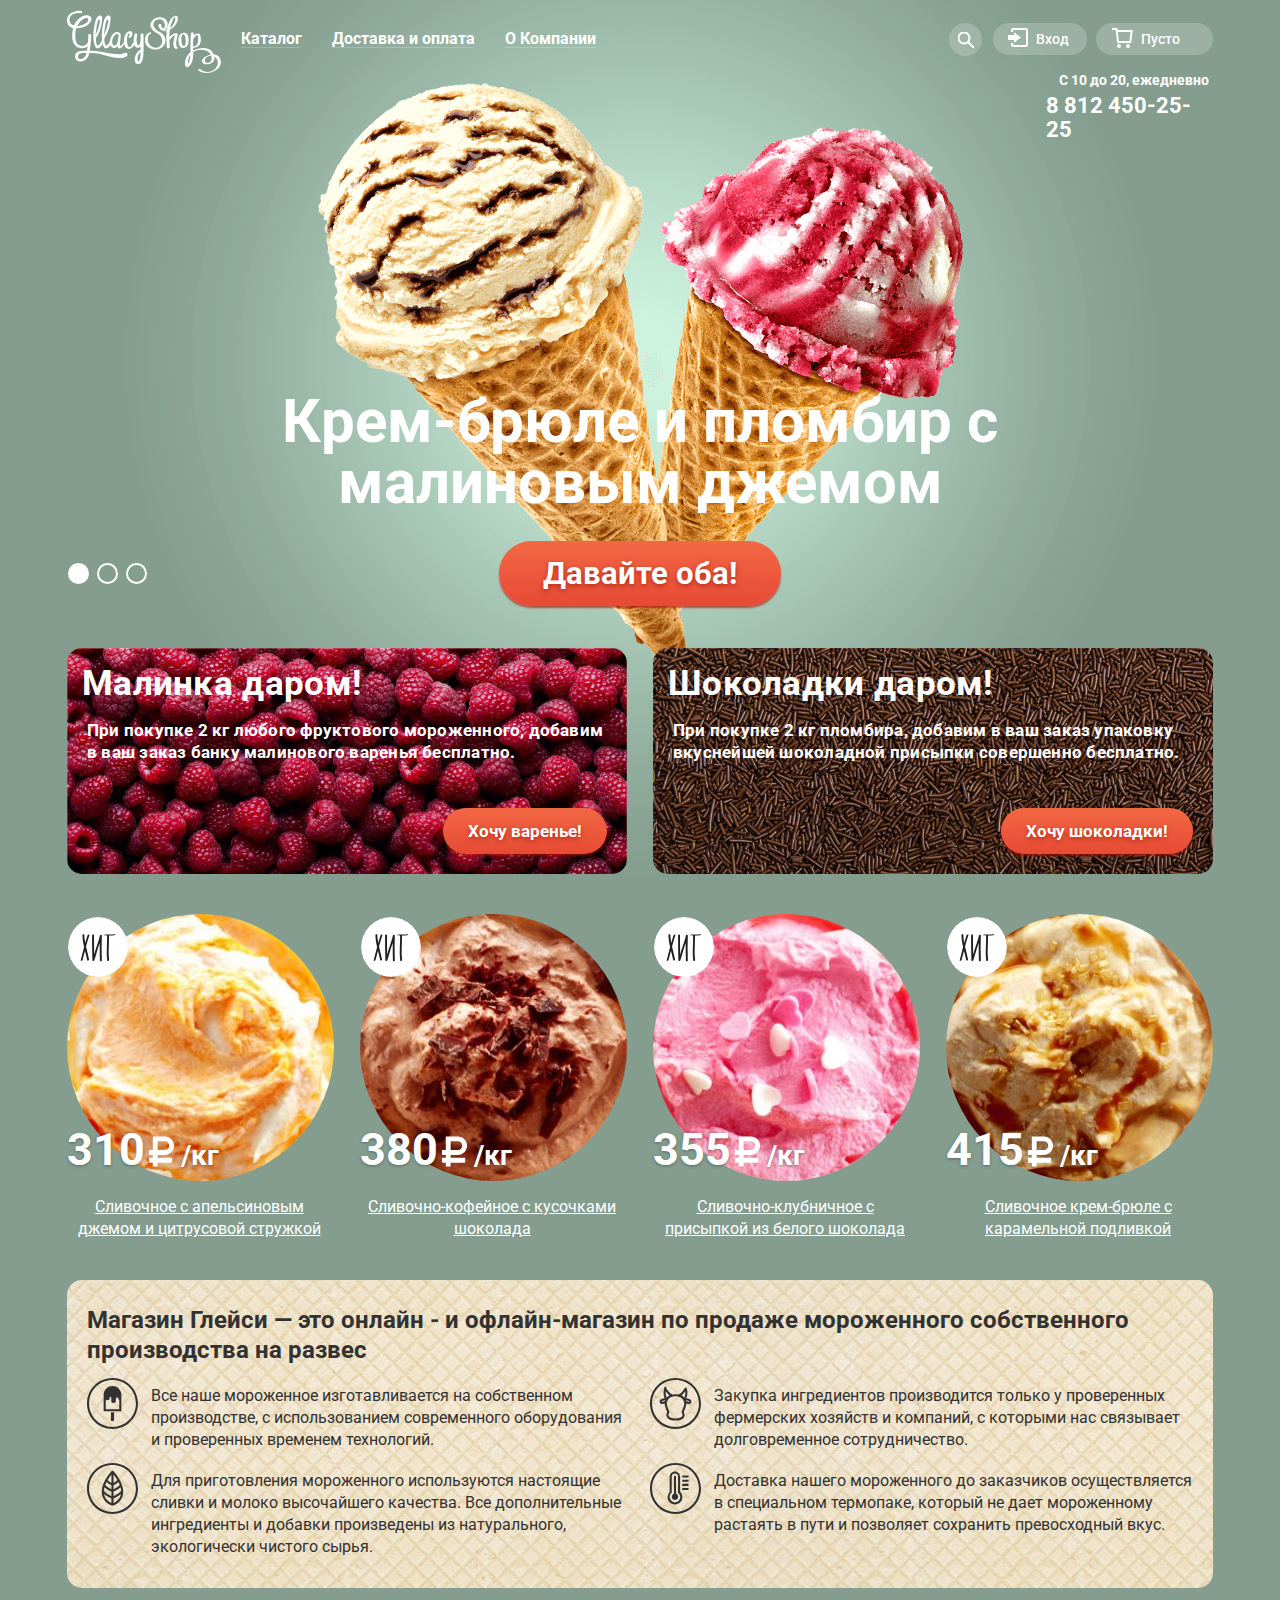
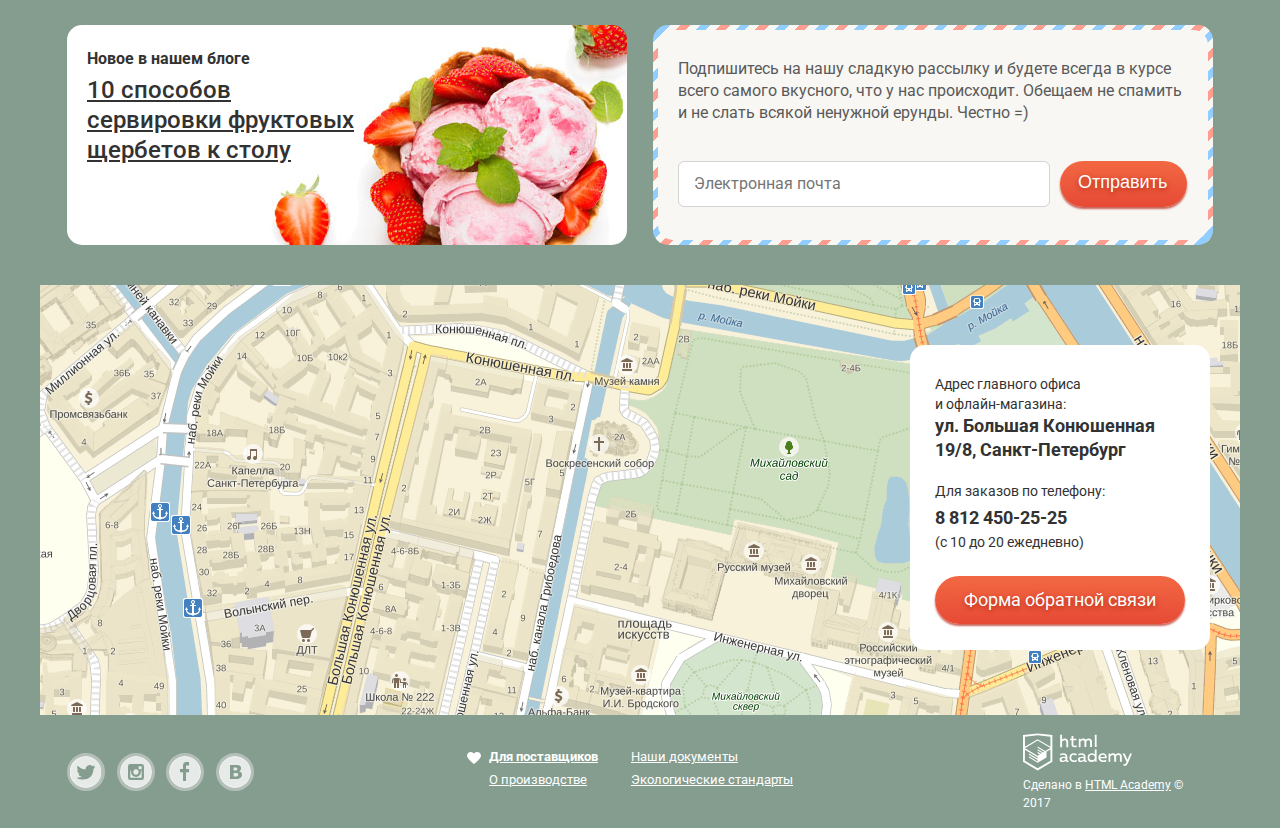
<file: index.html>
﻿<!DOCTYPE html>
<html>
<head>
	<meta charset="utf-8">
	<title>Gllacy Shop</title>
	<link href="https://fonts.googleapis.com/css?family=Roboto:300,400,500,700" rel="stylesheet">
	<link href="css/normalize.css" rel="stylesheet">
	<link href="css/style.css" rel="stylesheet">
</head>
<body>
	<input class="visually-hidden" type="radio" id="product-1" name="toggle" checked>
	<input class="visually-hidden" type="radio" id="product-2" name="toggle">
	<input class="visually-hidden" type="radio" id="product-3" name="toggle">
	<div class="site-wrapper">
		<div class="container">
			<header class="main-header">
				<nav class="main-navigation">
					<a class="main-header-logo">
						<img src="img/logo.svg" width="154" height="64" alt="Логотип магазина «Gllacy»">
					</a>
					<ul class="site-navigation">
						<li class = "navigation-item">
							<a class="navigation-link" href="catalog.html">Каталог</a>
							<ul class="catalog-variants">
								<li class="catalog-variants-item">
									<a class="variant-first" href="#">Новинки</a>
								</li>
								<li class="catalog-variants-item">
									<a href="catalog.html">Сливочное</a>
								</li>
								<li class="catalog-variants-item">
									<a href="#">Щербеты</a>
								</li>
								<li class="catalog-variants-item">
									<a href="#">Фруктовый лед</a>
								</li>
								<li class="catalog-variants-item">
									<a href="#">Мелорин</a>
								</li>
							</ul>
						</li>
						<li class = "navigation-item">
							<a class="navigation-link" href="#">Доставка и оплата</a>
						</li>
						<li class = "navigation-item">
							<a class="navigation-link" href="#">О Компании</a>
						</li>
					</ul>
					<ul class="user-navigation">
						<li class="navigation-search">
							<a class="user-navigation-link navigation-link-search" href="#">
								Поиск
							</a>
							<form class="search-form">
								<label class="visually-hidden" for="search">Поиск</label>
								<input class="search" type="search" name ="search" placeholder="Что ищем?">
							</form>
						</li>
						<li class="login-link">
							<a class="user-navigation-link navigation-link-login" href="login.html">
								Вход
							</a>
							<form class="login-form" action="https://echo.htmlacademy.ru" method="post">
								<p class="login-item">
									<label class="visually-hidden" for="link-email">Электронная почта</label>
									<input class="email-icon" id="link-email" type="email" name ="email" placeholder="Электронная почта">
								</p>
								<p class="login-item">
									<label class="visually-hidden" for="link-password">Пароль</label>
									<input class="password-icon" id="link-password" type="password" name="password" placeholder="Пароль">
								</p>
								<div class="login-wrapper">
									<button class="button login-button" type="submit">Войти</button>
									<p class="login-password-info">
										<a class="restore" href="#">Забыли пароль?</a><br>
										<a class="check_in" href="#">Новая регистрация</a>
									</p>
								</div>
							</form>
						</li>
						<li class="navigation-basket">
							<a class="user-navigation-link navigation-link-basket" href="#">
								Пусто
							</a>
						</li>
					</ul>
				</nav>
				<div class="time-wrapper">
					<p class="work_time work_time-day">С 10 до 20, ежедневно</p>
					<p class="work_time">
						<a href="tel:+88124502525"> 8 812 450-25-25</a>
					</p>
				</div>
			</header>
			<main>
				<section class="slider">
					<div class="slider-controls">
						<label for="product-1">Первый</label>
						<label for="product-2">Второй</label>
						<label for="product-3">Третий</label>
					</div>
					<ul class="slider-list">
						<li class="slider-item slide" id="slide1">
							<h3 class="slide-title">
								Крем-брюле и пломбир с малиновым джемом
							</h3>
							<a class="button slide-button" href="#">Давайте оба!</a>
						</li>
						<li class="slider-item slide" id="slide2">
							<h3 class="slide-title">
								Шоколадный пломбир и лимонный сорбет
							</h3>
							<a class="button slide-button" href="#">Давайте оба!</a>
						</li>
						<li class="slider-item slide" id="slide3">
							<h3 class="slide-title">
								Пломбир с помадкой и клубничный щербет
							</h3>
							<a class="button slide-button" href="#">Давайте оба!</a>
						</li>
					</ul>
				</section>
				<section class="promotion">
					<h2 class="visually-hidden">Скидки и акции</h2>
					<ul class="promotion-list">
						<li class="promotion-background-first promotion-item">
							<h3 class="promotion-title">Малинка даром!</h3>
							<p class="promotion-description">При покупке 2 кг любого фруктового мороженного, добавим в ваш заказ банку малинового варенья бесплатно.</p>
							<div class="promotion-wrapper">
								<a class="button promotion-button" href="#">Хочу варенье!</a>
							</div>
						</li>
						<li class="promotion-background-second promotion-item">
							<h3 class="promotion-title">Шоколадки даром!</h3>
							<p class="promotion-description">При покупке 2 кг пломбира, добавим в ваш заказ упаковку вкуснейшей шоколадной присыпки совершенно бесплатно.</p>
							<div class="promotion-wrapper">
								<a class="button promotion-button" href="#">Хочу шоколадки!</a>
							</div>
						</li>
					</ul>
				</section>
				<section class="popular">
					<h2 class="visually-hidden">Самое популярное мороженное</h2>
					<ul class="popular-list">
						<li class="popular-item">
							<div class="ice-cream-block">
								<a href="#" class="button button-show">Быстрый просмотр</a>
								<a class="popular-item-img" href="#">
									<img src="img/ice1.jpg" width="267" height="267" alt="Сливочное с апельсиновым джемом и цитрусовой стружкой">
								</a>
								<span class="popular-hit"><img src="img/hit.svg" width="60" height="60" alt="ХИТ"></span>
								<div class="price-wrapper">
									<p class="popular-price">
										310 <span class="visually-hidden">рублей</span>
										<img src="img/ruble.svg" width="30" height="40" alt="рубль">
									</p>
									<span class="popular-weight">/кг</span>
								</div>
								<a class="popular-description" href="#">
									Сливочное с апельсиновым джемом и цитрусовой стружкой
								</a>
							</div>
						</li>
						<li class="popular-item">
							<div class="ice-cream-block">
								<a href="#" class="button button-show">Быстрый просмотр</a>
								<a class="popular-item-img" href="#">
									<img src="img/ice2.jpg" width="267" height="267" alt="Сливочно-кофейное с кусочками шоколада">
								</a>
								<span class="popular-hit"><img src="img/hit.svg" width="60" height="60" alt="ХИТ"></span>
								<div class="price-wrapper">
									<p class="popular-price">
										380 <span class="visually-hidden">рублей</span>
										<img src="img/ruble.svg" width="30" height="40" alt="рубль">
									</p>
									<span class="popular-weight">/кг</span>
								</div>
								<a class="popular-description" href="#">
									Сливочно-кофейное с кусочками шоколада
								</a>
							</div>
						</li>
						<li class="popular-item">
							<div class="ice-cream-block">
								<a class="button button-show" href="#">Быстрый просмотр</a>
								<a class="popular-item-img" href="#">
									<img src="img/ice3.jpg" width="267" height="267" alt="Сливочно-клубничное с присыпкой из белого шоколада">
								</a>
								<span class="popular-hit"><img src="img/hit.svg" width="60" height="60" alt="ХИТ"></span>
								<div class="price-wrapper">
									<p class="popular-price">
										355 <span class="visually-hidden">рублей</span>
										<img src="img/ruble.svg" width="30" height="40" alt="рубль">
									</p>
									<span class="popular-weight">/кг</span>
								</div>
								<a class="popular-description" href="#">
									Сливочно-клубничное с присыпкой из белого шоколада
								</a>
							</div>
						</li>
						<li class="popular-item">
							<div class="ice-cream-block">
								<a href="#" class="button button-show">Быстрый просмотр</a>
								<a class="popular-item-img" href="#">
									<img src="img/ice4.jpg" width="267" height="267" alt="Сливочное крем-брюле с карамельной подливкой">
								</a>
								<span class="popular-hit"><img src="img/hit.svg" width="60" height="60" alt="ХИТ"></span>
								<div class="price-wrapper">
									<p class="popular-price">
										415 <span class="visually-hidden">рублей</span>
										<img src="img/ruble.svg" width="30" height="40" alt="рубль">
									</p>
									<span class="popular-weight">/кг</span>
								</div>
								<a class="popular-description" href="#">
									Сливочное крем-брюле с карамельной подливкой
								</a>
							</div>
						</li>
					</ul>
				</section>
				<section class="advantages">
					<h2 class="visually-hidden"> Наши преимущества</h2>
					<p class="advantages-company"> Магазин Глейси — это онлайн - и офлайн-магазин по продаже мороженного собственного производства на развес </p>
					<ul class="advantages-list">
						<li class="advantages-item">
							<img src="img/ice-cream.svg" alt="ice-cream">
							<p class="advantages-description"> Все наше мороженное изготавливается на собственном производстве, с использованием современного оборудования и проверенных временем технологий.
							</p>
						</li>
						<li class="advantages-item">
							<img src="img/cow.svg" alt="cow">
							<p class="advantages-description">Закупка ингредиентов производится только у проверенных фермерских хозяйств и компаний, с которыми нас связывает долговременное сотрудничество.</p>
						</li>
						<li class="advantages-item">
							<img src="img/eco.svg" alt="eco">
							<p class="advantages-description">Для приготовления мороженного используются настоящие сливки и молоко высочайшего качества. Все дополнительные ингредиенты и добавки произведены из натурального, экологически чистого сырья.</p>
						</li>
						<li class="advantages-item">
							<img src="img/thermometer.svg" alt="thermometer">
							<p class="advantages-description">Доставка нашего мороженного до заказчиков осуществляется в специальном термопаке, который не дает мороженному растаять в пути и позволяет сохранить превосходный вкус.</p>
						</li>
					</ul>
				</section>
				<div class="blog-wrapper">
					<article class="preview_post">
						<p class="post-new">Новое в нашем блоге</p>
						<a href="#">
							<h2 class="post-title">10 способов сервировки фруктовых щербетов к столу</h2>
						</a>
					</article>
					<section class="subscription">
						<div class="subscription-background">
							<h2 class="visually-hidden">Подписка на рассылку</h2>
							<form class="subscription-form">
								<p class="subscription-description">Подпишитесь на нашу сладкую рассылку и будете всегда в курсе всего самого вкусного, что у нас происходит. Обещаем не спамить и не слать всякой ненужной ерунды. Честно =)</p>
								<div class="subscription-email">
									<input class="email-icon" type="email" placeholder="Электронная почта">
									<button class = "button subscription-button" type = "button" name = "button1"> Отправить </button>
								</div>
							</form>
						</div>
					</section>
				</div>
				<section class="contacts">
					<h2 class="visually-hidden">Контактная информация</h2>
					<div class="map">
						<iframe src="https://www.google.com/maps/embed?pb=!1m18!1m12!1m3!1d1998.5991032728616!2d30.3230833!3d59.9387942!2m3!1f0!2f0!3f0!3m2!1i1024!2i768!4f13.1!3m3!1m2!1s0x4696310fca5ba729%3A0xea9c53d4493c879f!2z0JHQvtC70YzRiNCw0Y8g0JrQvtC90Y7RiNC10L3QvdCw0Y8g0YPQuy4sIDE5LCDQodCw0L3QutGCLdCf0LXRgtC10YDQsdGD0YDQsywgMTkxMTg2!5e0!3m2!1sru!2sru!4v1510424967754"
						frameborder="0" style="border:0" allowfullscreen></iframe>
					</div>
					<div class="contacts-info">
						<p class="contacts-address">
							Адрес главного офиса<br>
							и офлайн-магазина:<br>
							<b> ул. Большая Конюшенная<br>
								19/8, Санкт-Петербург
							</b>
						</p>
						<div class="contacts-phone">
							<p class="phone-label">Для заказов по телефону:<br></p>
							<a href="tel:+88124502525"> 8 812 450-25-25</a><br>
							<p class="contacts-time">(с 10 до 20 ежедневно)</p>
						</div>
						<a class="button contacts-button" href="#">Форма обратной связи</a>
					</div>
				</section>
				<section class="modal modal-feedback">
					<h2 class="visually-hidden">Форма обратной связи</h2>
					<form class="feedback" action="https://echo.htmlacademy.ru" method="post">
						<p class="feedback-slogan">Мы обязательно вам ответим!</p>
						<button class="modal-close" type="button">Закрыть</button>
						<p class="feedback-item">
							<label class="visually-hidden" for="feedback-name">Ваше имя</label>
							<input class="name-icon" id="feedback-name" type="text" name ="text" placeholder="Как вас зовут?">
						</p>
						<p class="feedback-item">
							<label class="visually-hidden" for="feedback-email">Электронная почта</label>
							<input class="email-icon" id="feedback-email" type="email" name ="email" placeholder="Ваша почта для ответа?">
						</p>
						<p class="feedback-item">
							<label class="visually-hidden" for="feedback-answer">Ваш отзыв</label>
							<textarea class="answer-icon" name="feedback-answer" rows="5" placeholder="Напишите что-нибудь..."></textarea>
						</p>
						<button class="button feedback-button" type="submit">Отправить</button>
					</form>
				</section>
			</main>
			<footer class="main-footer">
				<div class="footer-wrapper">
					<div class="footer-social">
						<a class="social-button social-button-tw" href="http://twitter.com">
							Твитер
						</a>
						<a class="social-button social-button-inst" href="https://www.instagram.com">
							Инстаграм
						</a>
						<a class="social-button social-button-fb" href="http://facebook.com">
							Фейсбук
						</a>
						<a class="social-button social-button-vk" href="http://vk.com">
							Вконтакте
						</a>
					</div>
					<ul class="footer-documentation">
						<li class="documentation-item">
							<a class="footer" href="#">
								<img src="img/heart.svg" width="14" height="14" alt="heart">
								<b>Для поставщиков</b>
							</a>
						</li>
						<li class="documentation-item"><a class="footer" href="#">Наши документы</a></li>
						<li class="documentation-item"><a class="footer" href="#">О производстве</a></li>
						<li class="documentation-item"><a class="footer" href="#">Экологические стандарты</a></li>
					</ul>
					<div class="footer-copyright">
						<a class="footer-copyright-logo" href="https://htmlacademy.ru">
							<img src="img/logo-htmlacademy.svg" width="109" height="42" alt="Логотип «HTML Academy»">
						</a>
						<p>
							Сделано в <a class = "footer-button" href="https://htmlacademy.ru/intensive/htmlcss">HTML Academy</a> © 2017
						</p>
					</div>
				</div>
			</footer>
		</div>
	</div>
	<script>
	var link = document.querySelector(".contacts-button");
	var popup = document.querySelector(".modal-feedback");
	var close = popup.querySelector(".modal-close");

	var form = popup.querySelector(".feedback");
	var text = popup.querySelector("[name=text]");
	var email = popup.querySelector("[name=email]");
	var answer = popup.querySelector("[name=feedback-answer]");
	var storage = localStorage.getItem("login");

	link.addEventListener("click", function (evt) {
    evt.preventDefault();
    popup.classList.add("modal-show");

    if (storage) {
      text.value = storage;
      email.focus();
    } else {
      text.focus();
    }
  });

  close.addEventListener("click", function (evt) {
    evt.preventDefault();
    popup.classList.remove("modal-show");
		popup.classList.remove("modal-error");
  });

  form.addEventListener("submit", function (evt) {
    if (!text.value || !email.value || !answer.value) {
      evt.preventDefault();
			popup.classList.remove("modal-error");
      popup.offsetWidth = popup.offsetWidth;
			popup.classList.add("modal-error");
    } else {
      localStorage.setItem("text", text.value);
    }
  });

  window.addEventListener("keydown", function (evt) {
    if (evt.keyCode === 27) {
      if (popup.classList.contains("modal-show")) {
        popup.classList.remove("modal-show");
				popup.classList.remove("modal-error");
      }
    }
  });
	</script>
</body>
</html>
</file>
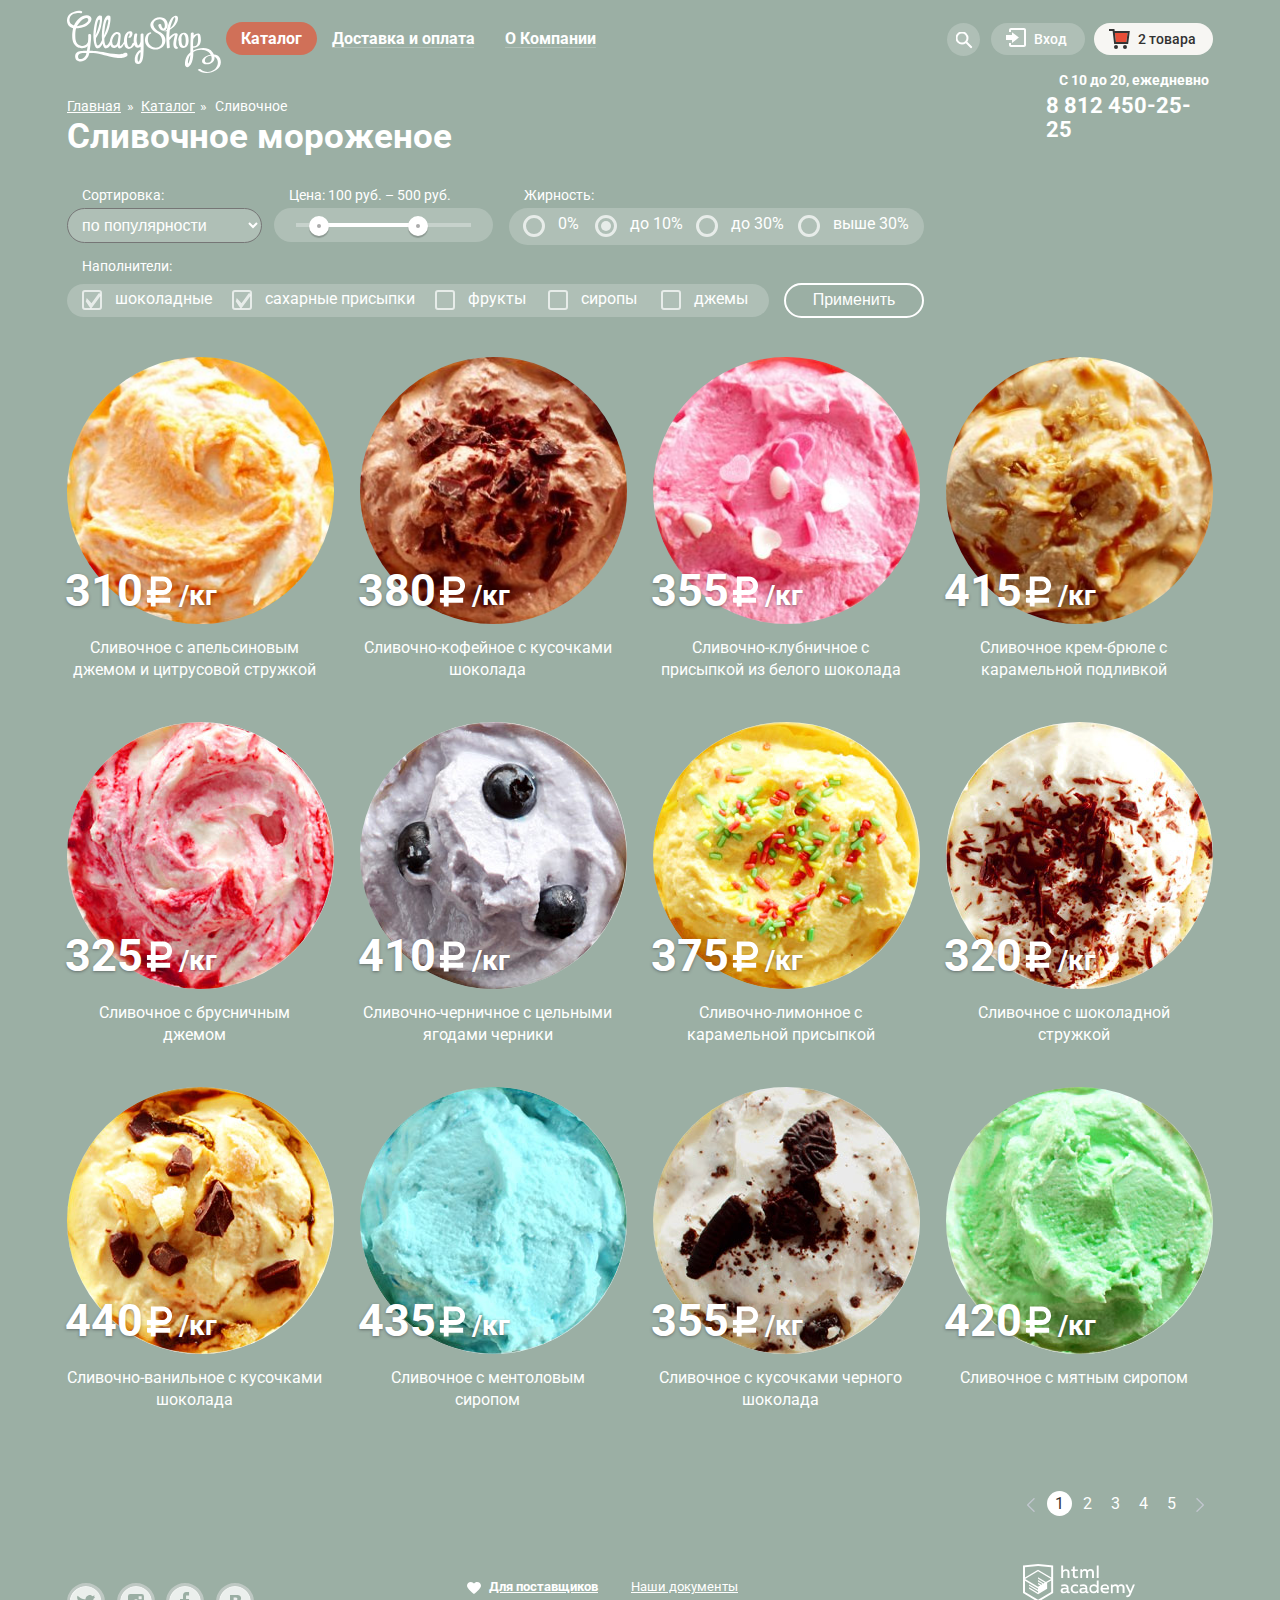
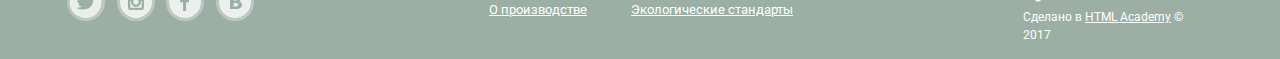
<file: catalog.html>
﻿<!DOCTYPE html>
<html>
<head>
  <meta charset="utf-8">
	<title>Каталог магазина «Gllacy»</title>
	<link href="https://fonts.googleapis.com/css?family=Roboto:300,400,500,700" rel="stylesheet">
	<link href="css/normalize.css" rel="stylesheet">
	<link href="css/style.css" rel="stylesheet">
</head>
<body class="inner-page">
	<div class="container">
		<header class="main-header">
			<nav class="main-navigation">
				<a class="main-header-logo" href="index.html">
					<img src="img/logo.svg" width="154" height="64" alt="Логотип магазина «Gllacy»">
				</a>
				<ul class="site-navigation">
					<li class="navigation-item site-navigation-current">
						<a class="navigation-link" href="catalog.html">Каталог</a>
						<ul class="catalog-variants">
							<li class="catalog-variants-item catalog-submenu">
								<a class="variant-first" href="#">Новинки</a>
							</li>
							<li class="catalog-variants-item catalog-submenu submenu-current">
								<a href="catalog.html">Сливочное</a>
							</li>
							<li class="catalog-variants-item catalog-submenu">
								<a href="#">Щербеты</a>
							</li>
							<li class="catalog-variants-item catalog-submenu">
								<a href="#">Фруктовый лед</a>
							</li>
							<li class="catalog-variants-item catalog-submenu">
								<a href="#">Мелорин</a>
							</li>
						</ul>
					</li>
					<li class = "navigation-item">
						<a class="navigation-link" href="#">Доставка и оплата</a>
					</li>
					<li class = "navigation-item">
						<a class="navigation-link" href="#">О Компании</a>
					</li>
				</ul>
				<ul class="user-navigation">
					<li class="navigation-search">
						<a class="user-navigation-link navigation-link-search" href="#">
							Поиск
						</a>
						<form class="search-form">
							<label class="visually-hidden" for="search">Поиск</label>
							<input class="search" type="search" name ="search" placeholder="Что ищем?">
						</form>
					</li>
					<li class="login-link">
						<a class="user-navigation-link navigation-link-login" href="login.html">
							Вход
						</a>
						<form class="login-form" action="https://echo.htmlacademy.ru" method="post">
							<p class="login-item">
								<label class="visually-hidden" for="link-email">Электронная почта</label>
								<input class="email-icon" id="link-email" type="email" name ="email" placeholder="Электронная почта">
							</p>
							<p class="login-item">
								<label class="visually-hidden" for="link-password">Пароль</label>
								<input class="password-icon" id="link-password" type="password" name="password" placeholder="Пароль">
							</p>
							<div class="login-wrapper">
								<button class="button login-button" type="submit">Войти</button>
								<p class="login-password-info">
									<a class="restore" href="#">Забыли пароль?</a><br>
									<a class="check_in" href="#">Новая регистрация</a>
								</p>
							</div>
						</form>
					</li>
					<li class="basket">
						<a class="user-navigation-link navigation-link-basket basket-full" href="#">
							2 товара
						</a>
						<form class="basket-form" method="get" action="https://echo.htmlacademy.ru">
							<table>
								<tr class="basket-item">
									<td class="basket-remove">
										<button class="button-form basket-button" type ="button">
											Закрыть
											<img src="img/cross-small.svg" width="15" height="15" alt="Закрыть">
										</button>
									</td>
									<td class="basket-product-img">
										<img src="img/ice1.jpg" width="35" height="35" alt="Пломбир с апельсиновым джемом">
									</td>
									<td class="basket-product">
										<a href="#">Пломбир с апельсиновым джемом</a>
									</td>
									<td class="basket-amount">
										1,5кг х <span class="basket-price-kg">200 руб.</span>
									</td>
									<td class="basket-price">300 руб.</td>
								</tr>
								<tr class="basket-item basket-item-2">
									<td class="basket-remove">
										<button class="button-form basket-button" type ="button" type ="button">
											Закрыть
											<img src="img/cross-small.svg" width="15" height="15" alt="Закрыть">
										</button>
									</td>
									<td class="basket-product-img">
										<img src="img/ice3.jpg" width="35" height="35" alt="Клубничный пломбир с присыпкой из белого шоколада">
									</td>
									<td class="basket-product">
										<a href="#">Клубничный пломбир с присыпкой из белого шоколада</a>
									</td>
									<td class="basket-amount">
										1,5кг х <span class="basket-price-kg">300 руб.</span>
									</td>
									<td class="basket-price">450 руб.</td>
								</tr>
								<tr class="basket-total">
									<td colspan="3">Итого: 750 руб.</td>
								</tr>
								<tr class="basket-wrapper">
									<td colspan="3">
										<button class="button basket-main-button" type="submit">Оформить заказ</button>
									</td>
								</tr>
							</table>
						</form>
					</li>
				</ul>
			</nav>
			<div class="time-wrapper">
				<p class="work_time work_time-day">С 10 до 20, ежедневно</p>
				<p class="work_time">
					<a href="tel:+88124502525"> 8 812 450-25-25</a>
				</p>
			</div>
		</header>
		<main>
			<ul class="breadcrumbs">
				<li class="breadcrumbs-item breadcrumbs-main-item"><a href="index.html">Главная</a></li>
				<li class="breadcrumbs-item breadcrumbs-catalog-item"><a href="catalog.html">Каталог</a></li>
				<li class="breadcrumbs-current">Сливочное</li>
			</ul>
			<h1 class="page-title">Сливочное мороженое</h1>
			<div class="catalog-columns">
				<section class="filters">
					<h2 class="visually-hidden">Фильтр товаров</h2>
					<form class="filter" method="get" action="https://echo.htmlacademy.ru">
						<fieldset class="filter-sorting">
							<legend>Сортировка:</legend>
							<label class="visually-hidden" for="sorting">Сортировка:</label>
							<select class = "sorting" name = "sorting">
								<option class="filter-option">по популярности</option>
								<option class="filter-option">сначала недорогие</option>
								<option class="filter-option">сначала дорогие</option>
								<option class="filter-option">по жирности</option>
							</select>
						</fieldset>
						<fieldset class="filter-price">
							<legend>Цена: 100 руб. – 500 руб.</legend>
							<div class="range-controls">
								<div class="scale">
									<div class="bar"></div>
								</div>
								<div class="range-toggle range-toggle-min"></div>
								<div class="range-toggle range-toggle-max"></div>
							</div>
						</fieldset>
						<fieldset class="filter-fatty">
							<legend>Жирность:</legend>
							<ul class = "fatty">
								<li class="filter-option">
									<input class="visually-hidden filter-input filter-input-radio" type="radio"
									name="fatty-group" value="null" id="filter-null">
									<label class="filter-label" for="filter-null">0%</label>
								</li>
								<li class="filter-option">
									<input class="visually-hidden filter-input filter-input-radio" type="radio"
									name="fatty-group" value="ten" id="filter-ten" checked>
									<label class="filter-label" for="filter-ten">до 10%</label>
								</li>
								<li class="filter-option">
									<input class="visually-hidden filter-input filter-input-radio" type="radio"
									name="fatty-group" value="thirty" id="filter-thirty">
									<label class="filter-label" for="filter-thirty">до 30%</label>
								</li>
								<li class="filter-option">
									<input class="visually-hidden filter-input filter-input-radio" type="radio"
									name="fatty-group" value="more" id="filter-more">
									<label class="filter-label" for="filter-more">выше 30%</label>
								</li>
							</ul>
						</fieldset>
						<fieldset class="filter-fillers">
							<legend>Наполнители:</legend>
							<ul class="fillers-list">
								<li class="fillers-item">
									<input class="visually-hidden filter-input filter-input-checkbox" type="checkbox"
									name="chocolate" id="filter-chocolate" checked>
									<label class="filter-label" for="filter-chocolate">шоколадные</label>
								</li>
								<li class="fillers-item">
									<input class="visually-hidden filter-input filter-input-checkbox" type="checkbox"
									name="sugar" id="filter-sugar" checked>
									<label class="filter-label" for="filter-sugar">сахарные присыпки</label>
								</li>
								<li class="fillers-item">
									<input class="visually-hidden filter-input filter-input-checkbox" type="checkbox"
									name="fruit" id="filter-fruit" >
									<label class="filter-label" for="filter-fruit">фрукты</label>
								</li>
								<li class="fillers-item">
									<input class="visually-hidden filter-input filter-input-checkbox" type="checkbox"
									name="syrups" id="filter-syrups">
									<label class="filter-label" for="filter-syrups">сиропы</label>
								</li>
								<li class="fillers-item">
									<input class="visually-hidden filter-input filter-input-checkbox" type="checkbox"
									name="jams" id="filter-jams">
									<label class="filter-label" for="filter-jams">джемы</label>
								</li>
							</ul>
						</fieldset>
						<button type="submit" class="button filter-button">Применить</button>
					</form>
				</section>
				<section class="catalog">
					<h2 class="visually-hidden">Виды сливочного мороженного</h2>
					<ul class="catalog-list">
						<li class="catalog-item">
							<div class="ice-cream-block">
								<a href="#" class="button button-show">Быстрый просмотр</a>
								<a href="catalog-item.html">
									<img src="img/ice1.jpg" width="267" height="267" alt="Сливочное с апельсиновым джемом и цитрусовой стружкой">
								</a>
								<div class="catalog-wrapper">
									<p class="catalog-price">
										310 <span class="visually-hidden">рублей</span>
										<img src="img/ruble.svg" width="30" height="40" alt="рубль">
									</p>
									<span class="catalog-weight">/кг</span>
								</div>
								<a href="catalog-item.html">
									<p class="catalog-description">Сливочное с апельсиновым джемом и цитрусовой стружкой</p>
								</a>
							</div>
						</li>
						<li class="catalog-item">
							<div class="ice-cream-block">
								<a href="#" class="button button-show">Быстрый просмотр</a>
								<a href="catalog-item.html">
									<img src="img/ice2.jpg" width="267" height="267" alt="Сливочно-кофейное с кусочками шоколада">
								</a>
								<div class="catalog-wrapper">
									<p class="catalog-price">
										380 <span class="visually-hidden">рублей</span>
										<img src="img/ruble.svg" width="30" height="40" alt="рубль">
									</p>
									<span class="catalog-weight">/кг</span>
								</div>
								<a href="catalog-item.html">
									<p class="catalog-description">Сливочно-кофейное с кусочками шоколада</p>
								</a>
							</div>
						</li>
						<li class="catalog-item">
							<div class="ice-cream-block">
								<a href="#" class="button button-show">Быстрый просмотр</a>
								<a href="catalog-item.html">
									<img src="img/ice3.jpg" width="267" height="267" alt="Сливочно-клубничное с присыпкой из белого шоколада">
								</a>
								<div class="catalog-wrapper">
									<p class="catalog-price">
										355 <span class="visually-hidden">рублей</span>
										<img src="img/ruble.svg" width="30" height="40" alt="рубль">
									</p>
									<span class="catalog-weight">/кг</span>
								</div>
								<a href="catalog-item.html">
									<p class="catalog-description">Сливочно-клубничное с присыпкой из белого шоколада</p>
								</a>
							</div>
						</li>
						<li class="catalog-item">
							<div class="ice-cream-block">
								<a href="#" class="button button-show">Быстрый просмотр</a>
								<a href="catalog-item.html">
									<img src="img/ice4.jpg" width="267" height="267" alt="Сливочное крем-брюле с карамельной подливкой">
								</a>
								<div class="catalog-wrapper">
									<p class="catalog-price">
										415 <span class="visually-hidden">рублей</span>
										<img src="img/ruble.svg" width="28" height="37" alt="рубль">
									</p>
									<span class="catalog-weight">/кг</span>
								</div>
								<a href="catalog-item.html">
									<p class="catalog-description">Сливочное крем-брюле с карамельной подливкой</p>
								</a>
							</div>
						</li>
						<li class="catalog-item">
							<div class="ice-cream-block">
								<a href="#" class="button button-show">Быстрый просмотр</a>
								<a href="catalog-item.html">
									<img src="img/2row_ice1.jpg" width="267" height="267" alt="Сливочное с брусничным джемом">
								</a>
								<div class="catalog-wrapper">
									<p class="catalog-price">
										325 <span class="visually-hidden">рублей</span>
										<img src="img/ruble.svg" width="28" height="37" alt="рубль">
									</p>
									<span class="catalog-weight">/кг</span>
								</div>
								<a href="catalog-item.html">
									<p class="catalog-description">Сливочное с брусничным джемом</p>
								</a>
							</div>
						</li>
						<li class="catalog-item">
							<div class="ice-cream-block">
								<a href="#" class="button button-show">Быстрый просмотр</a>
								<a href="catalog-item.html">
									<img src="img/2row_ice2.jpg" width="267" height="267" alt="Сливочно-черничное с цельными ягодами черники">
								</a>
								<div class="catalog-wrapper">
									<p class="catalog-price">
										410 <span class="visually-hidden">рублей</span>
										<img src="img/ruble.svg" width="28" height="37" alt="рубль">
									</p>
									<span class="catalog-weight">/кг</span>
								</div>
								<a href="catalog-item.html">
									<p class="catalog-description">Сливочно-черничное с цельными ягодами черники</p>
								</a>
							</div>
						</li>
						<li class="catalog-item">
							<div class="ice-cream-block">
								<a href="#" class="button button-show">Быстрый просмотр</a>
								<a href="catalog-item.html">
									<img src="img/2row_ice3.jpg" width="267" height="267" alt="Сливочно-лимонное с карамельной присыпкой">
								</a>
								<div class="catalog-wrapper">
									<p class="catalog-price">
										375 <span class="visually-hidden">рублей</span>
										<img src="img/ruble.svg" width="28" height="37" alt="рубль">
									</p>
									<span class="catalog-weight">/кг</span>
								</div>
								<a href="catalog-item.html">
									<p class="catalog-description">Сливочно-лимонное с карамельной присыпкой</p>
								</a>
							</div>
						</li>
						<li class="catalog-item">
							<div class="ice-cream-block">
								<a href="#" class="button button-show">Быстрый просмотр</a>
								<a href="catalog-item.html">
									<img src="img/2row_ice4.jpg" width="267" height="267" alt="Сливочное с шоколадной стружкой">
								</a>
								<div class="catalog-wrapper">
									<p class="catalog-price">
										320 <span class="visually-hidden">рублей</span>
										<img src="img/ruble.svg" width="28" height="37" alt="рубль">
									</p>
									<span class="catalog-weight">/кг</span>
								</div>
								<a href="catalog-item.html">
									<p class="catalog-description">Сливочное с шоколадной стружкой</p>
								</a>
							</div>
						</li>
						<li class="catalog-item">
							<div class="ice-cream-block">
								<a href="#" class="button button-show">Быстрый просмотр</a>
								<a href="catalog-item.html">
									<img src="img/3row_ice1.jpg" width="267" height="267" alt="Сливочно-ванильное с кусочками шоколада">
								</a>
								<div class="catalog-wrapper">
									<p class="catalog-price">
										440 <span class="visually-hidden">рублей</span>
										<img src="img/ruble.svg" width="28" height="37" alt="рубль">
									</p>
									<span class="catalog-weight">/кг</span>
								</div>
								<a href="catalog-item.html">
									<p class="catalog-description">Сливочно-ванильное с кусочками шоколада</p>
								</a>
							</div>
						</li>
						<li class="catalog-item">
							<div class="ice-cream-block">
								<a href="#" class="button button-show">Быстрый просмотр</a>
								<a href="catalog-item.html">
									<img src="img/3row_ice2.jpg" width="267" height="267" alt="Сливочное с ментоловым сиропом">
								</a>
								<div class="catalog-wrapper">
									<p class="catalog-price">
										435 <span class="visually-hidden">рублей</span>
										<img src="img/ruble.svg" width="28" height="37" alt="рубль">
									</p>
									<span class="catalog-weight">/кг</span>
								</div>
								<a href="catalog-item.html">
									<p class="catalog-description">Сливочное с ментоловым сиропом</p>
								</a>
							</div>
						</li>
						<li class="catalog-item">
							<div class="ice-cream-block">
								<a href="#" class="button button-show">Быстрый просмотр</a>
								<a href="catalog-item.html">
									<img src="img/3row_ice3.jpg" width="267" height="267" alt="Сливочное с кусочками черного шоколада">
								</a>
								<div class="catalog-wrapper">
									<p class="catalog-price">
										355 <span class="visually-hidden">рублей</span>
										<img src="img/ruble.svg" width="28" height="37" alt="рубль">
									</p>
									<span class="catalog-weight">/кг</span>
								</div>
								<a href="catalog-item.html">
									<p class="catalog-description">Сливочное с кусочками черного шоколада</p>
								</a>
							</div>
						</li>
						<li class="catalog-item">
							<div class="ice-cream-block">
								<a href="#" class="button button-show">Быстрый просмотр</a>
								<a href="catalog-item.html">
									<img src="img/3row_ice4.jpg" width="267" height="267" alt="Сливочное крем-брюле с карамельной подливкой">
								</a>
								<div class="catalog-wrapper">
									<p class="catalog-price">
										420 <span class="visually-hidden">рублей</span>
										<img src="img/ruble.svg" width="28" height="37" alt="рубль">
									</p>
									<span class="catalog-weight">/кг</span>
								</div>
								<a href="catalog-item.html">
									<p class="catalog-description">Сливочное с мятным сиропом</p>
								</a>
							</div>
						</li>
					</ul>
					<ul class="pagination-list">
						<li class="pagination-item">
							<button class="pagination-button pagination-button-back" type="button">
								Назад
								<img src="img/icon-right-small.svg" width="11" height="16" alt="рубль">
							</button>
						</li>
						<li class="pagination-item pagination-item-current"><a >1</a></li>
						<li class="pagination-item"><a href="#">2</a></li>
						<li class="pagination-item"><a href="#">3</a></li>
						<li class="pagination-item"><a href="#">4</a></li>
						<li class="pagination-item"><a href="#">5</a></li>
						<li class="pagination-item">
							<button class="pagination-button pagination-button-next" type="button">
								Вперёд
								<img src="img/icon-right-small.svg" width="11" height="16" alt="рубль">
							</button>
						</li>
					</ul>
				</section>
			</div>
		</main>
		<footer class="main-footer">
			<div class="footer-wrapper">
				<div class="footer-social">
					<a class="social-button social-button-tw" href="http://twitter.com">
						Твитер
					</a>
					<a class="social-button social-button-inst" href="https://www.instagram.com">
						Инстаграм
					</a>
					<a class="social-button social-button-fb" href="http://facebook.com">
						Фейсбук
					</a>
					<a class="social-button social-button-vk" href="http://vk.com">
						Вконтакте
					</a>
				</div>
				<ul class="footer-documentation">
					<li class="documentation-item">
						<a class="footer" href="#">
							<img src="img/heart.svg" width="14" height="14" alt="heart">
							<b>Для поставщиков</b>
						</a>
					</li>
					<li class="documentation-item"><a class="footer" href="#">Наши документы</a></li>
					<li class="documentation-item"><a class="footer" href="#">О производстве</a></li>
					<li class="documentation-item"><a class="footer" href="#">Экологические стандарты</a></li>
				</ul>
				<div class="footer-copyright">
					<a class="footer-copyright-logo" href="https://htmlacademy.ru">
						<img src="img/logo-htmlacademy.svg" width="112" height="44" alt="Логотип «HTML Academy»">
					</a>
					<p>
						Сделано в <a class = "footer-button" href="https://htmlacademy.ru/intensive/htmlcss">HTML Academy</a> © 2017
					</p>
				</div>
			</div>
		</footer>
	</div>
</body>
</html>
</file>
<file: css/style.css>
body {
  margin: 0;
  padding: 0;

  font-family: Roboto, Arial, sans-serif;
  font-size: 16px;
  line-height: 18px;
  font-weight: bold;
  color: rgb(255, 255, 255);

  background-color: #849d8f;
}

/*отмена подчеркиваний у ссылок*/
a {
  text-decoration: none;

}

.main-navigation {
  color: rgb(255, 255, 255);
}

/*отмена маркеров у списка*/
.site-navigation,
.user-navigation,
.catalog-variants {
  list-style: none;
}

.site-navigation,
.catalog-variants {
  padding: 0;
}

.navigation-item,
.navigation-search,
.login-link {
  position: relative;
}

.navigation-link {
  text-decoration: none;
  color: rgb(255, 255, 255);
  padding: 7px 15px;
  position: relative;
}

.site-navigation .navigation-link:after {
  content: "";
  position: absolute;
  width: 65%;
  height: 1px;
  background-color: rgba(255,255,255, 0.2);
  bottom: 7px;
  left: 15px;
}

.navigation-item:nth-child(2) .navigation-link:after {
  width: 82%;
}

.navigation-item:nth-child(3) .navigation-link:after {
  width: 75%;
}

.navigation-link:hover {
  color: rgb(50, 50, 50);
  background-color: rgb(247, 246, 243);
  border-radius: 20px;
}

.navigation-link:hover:after {
  display: none;
}

/* ----- Слайдер ----- */

.visually-hidden {
  position: absolute;

  width: 1px;
  height: 1px;

  clip: rect(0, 0, 0, 0);
}

.site-wrapper {
  min-width: 940px;
  background-color: #849d8f;
  background-image: url("../img/slider1.png");
  background-repeat: no-repeat;
  background-position: top center;

  -webkit-transition: background-image 0.5s ease, background-color 0.5s ease;

  -o-transition: background-image 0.5s ease, background-color 0.5s ease;

  transition: background-image 0.5s ease, background-color 0.5s ease;
}

.site-wrapper::before,
.site-wrapper::after {
  content: "";

  visibility: hidden;
}

.site-wrapper::before {
  background-image: url("../img/slider2.png");
}

.site-wrapper::after {
  background-image: url("../img/slider3.png");
}

.container {
  width: 900px;
  margin: 0 auto;
  padding: 0 20px;
}

.slider {
  position: relative;
  padding-top: 321px;
  text-align: center;
  color: #ffffff;
}

.slider-list {
  margin: 0;
  padding: 0;

  list-style: none;
}

.slide {
  display: none;
}

.slide-title {
  text-align: center;
  width: 720px;
  margin: 0;
  margin-left: -10px;
  margin-bottom: 27px;
  font-size: 60.468px;
  line-height: 1.006;
  font-weight: 700;
}

.button {
  display: inline-block;
  padding: 12px 44px;

  font-weight: 600px;
  font-size: 31px;
  line-height: 41px;
  text-align: center;
  color: #ffffff;
  vertical-align: top;
  text-decoration: none;
  text-shadow: 0 2px 5px rgba(160, 32, 11, 0.76);

  background: #f26843;
  background: -webkit-gradient(linear, left top, left bottom, from(#f26843), to(#e74a35));
  background: -webkit-linear-gradient(top, #f26843 0%, #e74a35 100%);
  background: -o-linear-gradient(top, #f26843 0%, #e74a35 100%);
  background: linear-gradient(to bottom, #f26843 0%, #e74a35 100%);
  border-radius: 50px;
  -webkit-box-shadow: 0 2px 2px rgba(172, 16, 0, 0.64);
          box-shadow: 0 2px 2px rgba(172, 16, 0, 0.64);
  border: none;

  cursor: pointer;
}

.button:hover {
  background: -webkit-gradient(linear, left top, left bottom, from(#f58669), to(#ec6f5e));
  background: -webkit-linear-gradient(top, #f58669 0%, #ec6f5e 100%);
  background: -o-linear-gradient(top, #f58669 0%, #ec6f5e 100%);
  background: linear-gradient(to bottom, #f58669 0%, #ec6f5e 100%);
  -webkit-box-shadow: 0 2px 2px rgba(172, 16, 0, 1);
          box-shadow: 0 2px 2px rgba(172, 16, 0, 1);
}

.button:active {
  background: -webkit-gradient(linear, left top, left bottom, from(#d84732), to(#e1613e));
  background: -webkit-linear-gradient(top, #d84732 0%, #e1613e 100%);
  background: -o-linear-gradient(top, #d84732 0%, #e1613e 100%);
  background: linear-gradient(to bottom, #d84732 0%, #e1613e 100%);
  -webkit-box-shadow: inset 0 2px 2px rgba(172, 16, 0, 1);
          box-shadow: inset 0 2px 2px rgba(172, 16, 0, 1);
}

.slider-controls {
  position: absolute;
  bottom: 63px;
  left: 0;
  z-index: 20;

  font-size: 0;
}

.slider-controls label {
  display: inline-block;
  width: 17px;
  height: 17px;
  margin-right: 8px;

  vertical-align: top;

  background-color: transparent;
  border: 2px solid #ffffff;
  border-radius: 50%;
  cursor: pointer;
}

.slider-controls label:hover {
  background: rgba(255,255,255, 0.2);
}

.slider-controls label:active {
  background: white;
}

#product-1:checked ~ .site-wrapper {
  background-color: #849d8f;
  background-image: url("../img/slider1.png");
  /*background-size: 1038px 894px;*/
}

#product-2:checked ~ .site-wrapper {
  background-color: #8996a6;
  background-image: url("../img/slider2.png");
}

#product-3:checked ~ .site-wrapper {
  background-color: #9d8b84;
  background-image: url("../img/slider3.png");
}

#product-1:checked ~ .site-wrapper #slide1,
#product-2:checked ~ .site-wrapper #slide2,
#product-3:checked ~ .site-wrapper #slide3 {
  display: block;
}

#product-1:checked ~ .site-wrapper label[for="product-1"],
#product-2:checked ~ .site-wrapper label[for="product-2"],
#product-3:checked ~ .site-wrapper label[for="product-3"] {
  background-color: #ffffff;
}

.login-password-info a {
  font-size: 13px;
  line-height: 1.846;
  font-weight: normal;
  text-decoration: underline;
  color: rgb(50, 50, 50);
}

.login-password-info a:hover,
.login-password-info a:active {
  color: red;
}

.work_time {
  position: absolute;
  top: 20px;
  left: 8px;
 	font-size: 14px;
  	line-height: 1.143;
}
.work_time a {
  	font-size: 22px;
  	color: rgb(255, 255, 255);
  	line-height: 1.091;
}

.promotion-list,
.promotion-button
 {
  	font-size: 17px;
  	line-height: 22px;
}

.promotion-button
 {
	padding-right: 25px;
	padding-left: 25px;
}

.promotion-list h3 {
  font-size: 35px;
  font-weight: bold;
  line-height: 41px;
}

.promotion-wrapper {
  font-size: 18px;
  line-height: 22px;
}

.popular-list a:not(.button-show),
.catalog-list a:not(.button-show) {
  text-decoration: underline;
  font-size: 16px;
  line-height: 1.375;
  font-weight: normal;
  color: rgb(255, 255, 255);
  text-align: center;
}

.popular-price,
.catalog-price {
  font-size: 45px;
  line-height: 1;
  text-shadow: 0px 1px 3px rgba(49, 50, 53, 0.5);
}

.advantages-list {
  list-style: none;
}

.advantages-company {
  line-height: 1.25;
  font-size: 24px;
  color: rgb(50, 50, 50);

}

.advantages-list {
  line-height: 30px;
  font-weight:normal;
  color: rgb(50, 50, 50);
  line-height: 22px;
}

.preview_post h2 {
  font-size: 24px;
  font-weight: 500;
  text-decoration: underline;
  color: rgb(50, 50, 50);
  line-height: 1.25;
}

.preview_post p {
  font-size: 16px;
  color: rgb(50, 50, 50);
  line-height: 1.375;
}

.subscription p {
  font-size: 16px;
  color: rgb(90, 90, 90);
  line-height: 1.375;
}

.subscription-button {
  font-size: 18px;
  line-height: 1.333;
  padding-right: 20px;
  padding-top: 10px;
  padding-left: 18px;
}

.visually-hidden {
  display: none;
}

.contacts,
.contacts-phone a {
  font-size: 14px;
  font-weight: normal;
  color: rgb(50, 50, 50);
  line-height: 1.429;
}

.contacts-address,
.phone-label {
  margin-bottom: 5px;
}

.contacts-time {
  margin-top: 2px;
}

.contacts-address b,
.contacts-phone a {
  font-size: 18px;
  font-weight: bolder;
  line-height: 1.333;
}

.appointment-item input {
  font: inherit;
	border: 2px solid #d3d3d2;
}

.appointment-item input:hover {
	border: 2px solid #c7c6c5;
}

.appointment-item input:focus {
	border-color: #8fbdec;
}

.appointment-item input:active {
	border-color: #d3d3d2;
}

.main-footer {
  font-weight: normal;
  color: rgb(255, 255, 255);
}

.footer-documentation {
  list-style: none;
}
.footer,
.footer-button,
.breadcrumbs-item {
  color: rgb(255, 255, 255);
  text-decoration: underline;
}

.footer:hover,
.footer:focus,
.footer:active,
.footer-button:hover,
.footer-button:focus,
.footer-button:active,
.post-title:hover,
.post-title:focus,
.post-title:active
 {
  color: rgb(255, 188, 158);
}

.inner-page {
  background-color: #9bafa4;
}

.container h1 {
  font-size: 35px;
  line-height: 1.171;
}

.breadcrumbs li {
  font-size: 14px;
  font-weight: normal;
  list-style: none;
}

.breadcrumbs a {
  color: rgb(255, 255, 255);
  line-height: 1.143;
  text-decoration: underline;
  position: relative;
  padding-right: 20px;
  border-radius: 20px;
}

.breadcrumbs a:hover,
.breadcrumbs a:focus,
.breadcrumbs a:active {
  color: rgb(255, 188, 158);
}

.breadcrumbs.breadcrumbs-current a {
  font-size: 14px;
  color: rgb(255, 255, 255);
  line-height: 1.143;
}

.filter fieldset {
  border: none;
}

.filter {
  font-size: 16px;
  font-weight: normal;
  line-height: 1.125;
}

.filter legend,
.filter p {
  font-size: 14px;
  line-height: 1.143;

}

.sorting option:first-child {
  font-weight: bold;
  color: rgb(50, 50, 50);
  line-height: 1.125;
}

.pagination-list,
.pagination-button {
  font-weight: normal;
  list-style: none;
  color: rgb(255, 255, 255);
}

.pagination-list a,
.pagination-button {
  color: rgb(255, 255, 255);
}

.pagination-item-current a {
  position: relative;
  padding: 3px 8px;
  border-radius: 50%;
  color: rgb(50, 50, 50);
  background-color: rgb(255, 255, 255);
}

.pagination-item a:hover,
.pagination-item a:focus,
.pagination-button:hover,
.pagination-button:focus {
  position: relative;
  padding: 3px 8px;
  border-radius: 50%;
  color: rgb(255, 255, 255);
  background-color: rgba(255, 255, 255, 0.3);
}

.pagination-item a:active {
  position: relative;
  padding: 3px 8px;
  border-radius: 50%;
  color: rgb(50, 50, 50);
  background-color: rgb(255, 255, 255);
}

.pagination-button:hover,
.pagination-button:focus {
  padding: 5px 8px;
  cursor: pointer;
}

.login-link {
  position: relative;
  /*margin-right: 10px;*/
}

.login-form {
  background-color: #f8f7f4;
  color: rgb(50, 50, 50);
  padding: 5px 20px;
  border-radius: 5px;
  position: absolute;
  display: -webkit-box;
  display: -ms-flexbox;
  display: flex;
  -webkit-box-orient: vertical;
  -webkit-box-direction: normal;
      -ms-flex-direction: column;
          flex-direction: column;
  top: 40px;
  left: -9999px;
  -webkit-box-shadow: 0 15px 20px 5px rgba(0, 0, 0, 0.35);
          box-shadow: 0 15px 20px 5px rgba(0, 0, 0, 0.35);
  z-index: 23;
}

.login-link:hover .login-form {
  left: -175px;
}

.email-icon,
.password-icon,
.name-icon {
  font: inherit;
  font-weight: normal;
  width:225px;
  height:8px;
  padding:16px 0;
  padding-left: 15px;

  border:1px solid #d3d3d2;
  border-radius:6px;
}

.email-icon:hover,
.password-icon:hover,
.name-icon:hover,
.search:hover {
  border:1px solid #b5b5b5;
}

.email-icon:focus,
.password-icon:focus,
.name-icon:focus,
.search:focus {
  outline: none;
  border:1px solid #8fbdec;
}

.login-wrapper {
  margin-top: 20px;
  margin-bottom: 20px;
  display: -webkit-box;
  display: -ms-flexbox;
  display: flex;
  -webkit-box-orient: horizontal;
  -webkit-box-direction: normal;
      -ms-flex-direction: row;
          flex-direction: row;
  /*justify-content: space-between;*/
}

.login-button {
  width: 102px;
  height: 45px;
  font-size: 18px;
  line-height: 1.333;
  padding: 5px 5px;
}

.login-password-info,
.login-item {
  margin: 0;
}

.login-item {
  margin-top: 20px;
}

.login-password-info {
  margin-left: 20px;
}

/* ----- Сеточные стили ----- */

html,
body {
  min-width: 1200px;
}

.site-wrapper {
  min-width: 1200px;
}

.container {
  width: 1200px;
  padding-left: 27px;
  padding-right: 27px;

  /* Временно для сетки */
  min-height: 500px;
  /*outline: 1px solid blue;*/
  -webkit-box-sizing: border-box;
          box-sizing: border-box;
}

.main-header {
 /* margin-bottom: 0;*/

  /* Временно для сетки */
  min-height: 100px;
  /*outline: 1px solid green;*/
}

.main-navigation {
  display: -webkit-box;
  display: -ms-flexbox;
  display: flex;
  -webkit-box-orient: horizontal;
  -webkit-box-direction: normal;
      -ms-flex-direction: row;
          flex-direction: row;

  /* Временно для сетки */
  min-height: 55px;
  /*outline: 1px solid red;*/
}

.main-header-logo {
  width: 154px;
  height: 64px;
  padding-top: 10px;
  margin-right: 5px;

  /* Временно для сетки */
  /*outline: 1px solid yellow;*/
}

.site-navigation {
  margin: 0;
  padding-top: 30px;
  display: -webkit-box;
  display: -ms-flexbox;
  display: flex;
  -webkit-box-orient: horizontal;
  -webkit-box-direction: normal;
      -ms-flex-direction: row;
          flex-direction: row;
  /*-webkit-box-pack: justify;
      -ms-flex-pack: justify;
          justify-content: space-between;*/

  list-style: none;

  /* Временно для сетки */
  width: 395px;
  min-height: 70px;
  /*outline: 1px solid yellow;*/
}

.user-navigation {
  margin: 0;
  padding: 0;
  padding-top: 23px;
  margin-left: auto;

  font-size: 14px;
  line-height: 1.143;

  display: -webkit-box;

  display: -ms-flexbox;

  display: flex;
  -webkit-box-orient: horizontal;
  -webkit-box-direction: normal;
      -ms-flex-direction: row;
          flex-direction: row;
  -webkit-box-pack: justify;
      -ms-flex-pack: justify;
          justify-content: space-between;
  list-style: none;

  /* Временно для сетки */
  min-height: 70px;
  min-width: 250px;
  /*outline: 1px solid yellow;*/
}

.navigation-search {
  width: 30px;
}

.user-navigation-link {
  display: inline-block;
  vertical-align: top;
  position: relative;
  margin-left: 9px;
  padding: 8px 33px;
  padding-left: 45px;
  font-size: 14px;
  line-height: 16px;
  font-weight: 500;
  color: #ffffff;
  background-color: rgba(255, 255, 255, 0.2);
  border-radius: 17px;
  cursor: pointer;
}

.user-navigation-link:hover {
  color: #323232;
  background-color: #f8f7f4;
}

.navigation-link-search {
  padding: 0px;
  margin: 0px;
  margin-left: -5px;
  width: 33px;
  height: 33px;
  font-size: 0px;
}

.navigation-link-search::before {
  content: '';
  position: absolute;
  top: 0px;
  left: 0px;
  background-image: url(../img/loupe.svg);
  background-repeat: no-repeat;
  width: 17px;
  height: 17px;
  -webkit-transform: translate(50%, 50%);
      -ms-transform: translate(50%, 50%);
          transform: translate(50%, 50%);
}

.navigation-link-search:hover::before {
  background-image: url(../img/loupe-black.svg);
  background-repeat: no-repeat;
  width: 17px;
  height: 17px;
}

.navigation-link-login {
  padding: 8px 18px;
  padding-left: 43px;
}

.navigation-link-login::before {
  content: '';
  position: absolute;
  top: 5px;
  left: 15px;
  background-image: url(../img/entrance-white.svg);
  background-repeat: no-repeat;
  width: 21px;
  height: 19px;
}

.navigation-link-login:hover::before {
  background-image: url(../img/entrance.svg);
  background-repeat: no-repeat;
  width: 21px;
  height: 19px;
}

.navigation-link-basket::before {
  content: '';
  position: absolute;
  top: 5px;
  left: 16px;
  background-image: url(../img/basket.svg);
  background-repeat: no-repeat;
  width: 21px;
  height: 20px;
}

.navigation-link-basket:hover::before {
  background-image: url(../img/basket-black.svg);
  background-repeat: no-repeat;
  width: 21px;
  height: 20px;
}

.basket-full {
  padding: 8px 17px;
  padding-left: 44px;
  color: #323232;
  background-color: #f7f6f3;
}

.basket-full::before {
  content: '';
  position: absolute;
  top: 6px;
  left: 15px;
  background-image: url(../img/basket-red.svg);
  background-repeat: no-repeat;
  width: 21px;
  height: 20px;
}


.time-wrapper {
  margin-left: auto;
  margin-top: -26px;
  position: relative;

  display: -webkit-box;

  display: -ms-flexbox;

  display: flex;
  -webkit-box-orient: vertical;
  -webkit-box-direction: normal;
      -ms-flex-direction: column;
          flex-direction: column;
  -webkit-box-pack: end;
      -ms-flex-pack: end;
          justify-content: flex-end;

  list-style: none;

  /* Временно для сетки */
  width: 175px;
  min-height: 43px;
  /*outline: 1px solid yellow;*/
}

.work_time {
  margin: 0;
}

.work_time-day {
  position: absolute;
  left: 21px;
  top: -2px;
}

.navigation-search {
  font-size: 0;
  position: relative;
}

.search-form {
  min-width: 312px;
  height: 45px;

  padding: 15px;
  background: #f8f7f4;
  border-radius: 5px;
  position: absolute;
  top: 42px;
  left: -9999px;
  -webkit-box-shadow: 0 15px 20px 5px rgba(0, 0, 0, 0.35);
          box-shadow: 0 15px 20px 5px rgba(0, 0, 0, 0.35);
  z-index: 29;
}

.navigation-search:hover .search-form {
  left: -310px;
}

.search {
  width:315px;
  font-size: 14px;
  line-height: 1.714;

  /*margin-bottom: 5px;  */
  padding:10px 0;
  padding-left: 15px;

  border:1px solid #d3d3d2;
  border-radius:6px;
}

.site-navigation-current .navigation-link {
  text-decoration: none;
  background-color: rgb(208, 112, 88);
  position: relative;
  border-radius: 20px;
}

.site-navigation-current .navigation-link:after {
  content: "";
  height: 0px;
}

.slider {
  position: relative;
  padding-top: 275px;

  /* Временно для сетки */
  min-height: 256px;
  display: -webkit-box;
  display: -ms-flexbox;
  display: flex;
  -webkit-box-orient: vertical;
  -webkit-box-direction: normal;
      -ms-flex-direction: column;
          flex-direction: column;
  list-style: none;
  /*outline: 1px solid white;*/
}

.slider-controls {
  position: absolute;
  left: -6px;
  bottom: 55px;
  /* Временно для сетки */
  width: 100px;
  min-height: 30px;
  /*outline: 1px solid yellow;*/
}

.slider-list {
  margin-left: auto;
  margin-right: auto;

  /* Временно для сетки */
  width: 700px;
  min-height: 210px;
  /*outline: 1px solid yellow;*/
}

.promotion-list {
  margin: 0;
  margin-bottom: 40px;
  padding: 0;

  display: -webkit-box;

  display: -ms-flexbox;

  display: flex;
  -webkit-box-orient: horizontal;
  -webkit-box-direction: normal;
      -ms-flex-direction: row;
          flex-direction: row;
  -webkit-box-pack: justify;
      -ms-flex-pack: justify;
          justify-content: space-between;
  list-style: none;

  /* Временно для сетки */
  min-height: 225px;
  /*outline: 1px solid red;*/
}

.promotion-item {
  position: relative;
  display: inline-block;
  vertical-align: top;
  border-radius: 15px;

  /* Временно для сетки */
  width: 560px;
  min-height: 225px;
  /*outline: 1px solid yellow;*/
}

.promotion-title {
  margin: 15px;
  letter-spacing: 0.3px;
  /* Временно для сетки */
  min-width: 319px;
  min-height: 37px;
  /*outline: 1px solid green;*/
}

.promotion-description {
  margin: 10px;
  margin-left: 20px;
  /*font-weight: bold;*/
  letter-spacing: 0.013em;
  display: -webkit-box;
  display: -ms-flexbox;
  display: flex;
  -webkit-box-orient: vertical;
  -webkit-box-direction: normal;
      -ms-flex-direction: column;
          flex-direction: column;

  /* Временно для сетки */
  width: 517px;
  min-height: 40px;
  /*outline: 1px solid green;*/
}

.promotion-wrapper {
  padding-top: 35px;
  padding-bottom: 20px;
  padding-right: 20px;
  display:-webkit-box;
  display:-ms-flexbox;
  display:flex;
  -webkit-box-pack: end;
      -ms-flex-pack: end;
          justify-content: flex-end;

  /* Временно для сетки */
  min-width: 190px;
  min-height: 44px;
  /*outline: 1px solid green;*/
}

.promotion-background-first {
	background-image: url("../img/raspberries.jpg");
  background-repeat: no-repeat;
  background-size: cover;
  border-radius: 15px;
  min-height: 210px;
}

.promotion-background-second {
	background-image: url("../img/chocolate.jpg");
  background-repeat: no-repeat;
  background-size: cover;
  border-radius: 15px;
  min-height: 210px;
}

.popular {
  min-height: 320px;
  margin-bottom: -42px;
}

.popular-list {
  padding: 0;
  margin: 0;
  margin-bottom: 40px;
  position: relative;

  display: -webkit-box;

  display: -ms-flexbox;

  display: flex;
  list-style: none;

  /* Временно для сетки */
  min-height: 32px;
  /*outline: 1px solid pink;*/
}

.popular-item {
  margin-right: 26px;
  position: relative;

  display: inline-block;
  vertical-align: top;
  width: 267px;
  min-height: 232px;
  margin-bottom: 28px;
  text-align: center;

  min-width: 267px;
  /*outline: 1px solid orange;*/
}

.ice-cream-block {
  position: relative;
  padding-bottom: 30px;
  z-index: 11;
}

.popular-item:last-child {
  margin-right: 0;
}

.popular-item:hover {
    z-index: 100;
}

.popular-item:hover .button-show,
.popular-item:hover::before {
    display: block;
}

.popular-item::before {
    display: none;
    content: "";
    position: absolute;
    top: -10px;
    left: -10px;
    right: -10px;
    bottom: -65px;
    background-color: rgba(255, 255, 255, 0.3);
    -webkit-transition: background-color .5s ease;
    -o-transition: background-color .5s ease;
    transition: background-color .5s ease;
    border-radius: 5px;
    cursor: pointer;
    z-index: 10;
    -webkit-box-shadow: 0 20px 20px rgba(50, 50, 50, 0.3);
            box-shadow: 0 20px 20px rgba(50, 50, 50, 0.3);
    padding-bottom: 20px;
}

.popular-hit {
  position: absolute;
  display: block;
  border-radius: 100%;
  width: 61px;
  height: 61px;
  margin-top: -270px;

  /*outline: 1px solid yellow;*/
}

.price-wrapper {
  position: relative;
  bottom: 105px;
  display: block;
  min-width: 158px;
  min-height: 37px;
  /*outline: 1px solid yellow;*/
}

.popular-price {
  position: absolute;
  top: 0;
  left: 0;
}

.popular-price img{
  width: 30px;
  height: 40px;
  position: absolute;
  top: 5px;
  left: 80px;

  display: block;
}

.popular-weight {
  position: absolute;
	display: block;
  left: 113.5px;
  top: 65px;
	font-size: 28px;
	text-shadow: 0px 1px 3px rgba(49, 50, 53, 0.5);
}

.popular-description {
  position: absolute;
  display: block;
  left: 7px;
  top: 282px;
  width: 250px;
  min-height: 31px;
  /*outline: 1px solid yellow;*/
}

.popular img {
  border-radius: 100%;
  /*outline: 1px solid yellow;*/
}

.advantages {
  margin-bottom: 37px;
  display: -webkit-box;
  display: -ms-flexbox;
  display: flex;
  -webkit-box-orient: vertical;
  -webkit-box-direction: normal;
      -ms-flex-direction: column;
          flex-direction: column;
  background-image: url("../img/waffle.jpg");
  background-position: 0 0;
  border-radius: 15px;
  height: 308px;

  list-style: none;
  /* Временно для сетки */
  /*outline: 1px solid green;*/
}

.advantages-company {
  margin: 0;
  padding-top: 25px;
  padding-left: 20px;
  padding-bottom: 13px;

  /* Временно для сетки */
  min-height: 56px;
  /*outline: 1px solid red;*/
}

.advantages-list {
  display: -webkit-box;
  display: -ms-flexbox;
  display: flex;
  -ms-flex-wrap: wrap;
      flex-wrap: wrap;

  /* Временно для сетки */
  min-height: 179px;
  /*outline: 1px solid red;*/
}

.advantages-list:nth-child(3n) {
	margin: 0;
  padding: 0;
}

.advantages-item {
  margin-left: 20px;
  display: -webkit-box;
  display: -ms-flexbox;
  display: flex;
  -webkit-box-pack: justify;
      -ms-flex-pack: justify;
          justify-content: space-between;

  /* Временно для сетки */
  width: 543px;
  min-height: 75px;
  /*outline: 1px solid orange;*/
}

.advantages-item img {
  margin-bottom: auto;

  /* Временно для сетки */
  width: 51px;
  height: 51px;
  /*outline: 1px solid white;*/
}

.advantages-item p {
	margin-top: 7px;
  /* Временно для сетки */
  width: 479px;
  min-height: 60px;
  /*outline: 1px solid white;*/
}

.advantages-item:nth-child(3){
  margin-top: -4px;
}
.advantages-item:nth-child(4){
  margin-top: -4px;
}

.blog-wrapper {
  display: -webkit-box;
  display: -ms-flexbox;
  display: flex;
  -webkit-box-orient: horizontal;
  -webkit-box-direction: normal;
      -ms-flex-direction: row;
          flex-direction: row;
  -webkit-box-pack: justify;
      -ms-flex-pack: justify;
          justify-content: space-between;

  list-style: none;
  /* Временно для сетки */
  min-height: 202px;
  /*outline: 1px solid red;*/
}

.preview_post {
  /*margin: 0;*/
  display: -webkit-box;
  display: -ms-flexbox;
  display: flex;
  -webkit-box-orient: vertical;
  -webkit-box-direction: normal;
      -ms-flex-direction: column;
          flex-direction: column;

  background-image: url("../img/strawberry.jpg");
  background-repeat: no-repeat;
  background-position: -52px -224px;
  border-radius: 15px;
  /* Временно для сетки */
  width: 560px;
  min-height: 180px;
  /*outline: 1px solid yellow;*/
}

.subscription {
  display: -webkit-box;
  display: -ms-flexbox;
  display: flex;
  background: #92cdff;
  background: -webkit-repeating-linear-gradient(-45deg, #f8f7f4 0, #f8f7f4 7px, #92cdff 7px, #92cdff 14px, #f8f7f4 14px, #f8f7f4 21px, #fe9e90 21px, #fe9e90 28px);
  background: -o-repeating-linear-gradient(-45deg, #f8f7f4 0, #f8f7f4 7px, #92cdff 7px, #92cdff 14px, #f8f7f4 14px, #f8f7f4 21px, #fe9e90 21px, #fe9e90 28px);
  background: -webkit-repeating-linear-gradient(135deg, #f8f7f4 0, #f8f7f4 7px, #92cdff 7px, #92cdff 14px, #f8f7f4 14px, #f8f7f4 21px, #fe9e90 21px, #fe9e90 28px);
  background: -o-repeating-linear-gradient(135deg, #f8f7f4 0, #f8f7f4 7px, #92cdff 7px, #92cdff 14px, #f8f7f4 14px, #f8f7f4 21px, #fe9e90 21px, #fe9e90 28px);
  background: repeating-linear-gradient(-45deg, #f8f7f4 0, #f8f7f4 7px, #92cdff 7px, #92cdff 14px, #f8f7f4 14px, #f8f7f4 21px, #fe9e90 21px, #fe9e90 28px);
  border-radius: 15px;

  /* Временно для сетки */
  width: 560px;
  min-height: 180px;
 /* outline: 1px solid yellow;*/
}

.subscription-background {
  display: -webkit-box;
  display: -ms-flexbox;
  display: flex;
  background: "#f8f7f4";
  border-radius: 15px;
  /* Временно для сетки */
  width: 547px;
  min-height: 211px;
  /*outline: 1px solid yellow;*/
}

.post-title {
  margin: 20px;
  margin-top: 0;
  /* Временно для сетки */
  width: 281px;
  min-height: 82px;
  /*outline: 1px solid black;*/
}

.post-new {
  margin: 20px;
  margin-top: 23px;
  margin-bottom: 5px;
  /* Временно для сетки */
  min-width: 165px;
  min-height: 17px;

  /*outline: 1px solid black;*/
}

.subscription-form {
  background: #f8f7f4;
  margin: 5px;
  border-radius: 15px;
  min-width: 550px;
  min-height: 210px;
  /*outline: 1px solid black;*/
}

.subscription-description {
  font-weight: normal;
  margin: 20px;
  margin-top: 28px;
  margin-bottom: 37px;


/* Временно для сетки */
  width: 511px;
  min-height: 62px;

 /* outline: 1px solid black;*/
}

.subscription-email {
  margin: 20px;
  margin-bottom: 10px;

/* Временно для сетки */
  width: 512px;
  min-height: 45px;

  /*outline: 1px solid black;*/
}

.subscription-email .email-icon {
  font: inherit;
  font-weight: normal;
  width:355px;
  height:8px;
  padding:18px 0;
  padding-left: 15px;
  margin-right: 6px;

  border:1px solid #d3d3d2;
  border-radius:6px;
}

.subscription-email .email-icon:hover {
  border:1px solid #b5b5b5;
}

.subscription-email .email-icon:focus {
outline: none;
border:1px solid #8fbdec;
}

.map {
  /*position: relative;*/
	background-image: url("../img/map.png");
	width: 1200px;
	height: 430px;
}

iframe {
	margin-bottom: auto;
	width: 1200px;
	height: 430px;
}

.contacts {
  position: relative;
  margin-left: -27px;
  margin-top: 40px;

  display: -webkit-box;

  display: -ms-flexbox;

  display: flex;
  -webkit-box-orient: vertical;
  -webkit-box-direction: normal;
      -ms-flex-direction: column;
          flex-direction: column;

  /* Временно для сетки */
  background: none;
  width: 1200px;
  min-height: 430px;

  /*outline: 1px solid blue;*/
}

.contacts-info {
  position: absolute;
  top: 60px;
  left: 870px;
  width: 250px;
  height: 275px;
  display: -webkit-box;
  display: -ms-flexbox;
  display: flex;
  -webkit-box-orient: vertical;
  -webkit-box-direction: normal;
      -ms-flex-direction: column;
          flex-direction: column;
  background-color: rgb(255, 255, 255);
  color: rgb(50, 50, 50);
  padding: 15px 25px;
  border-radius: 15px;
  z-index: 31;
  /*display: none;*/

  /*outline: 1px solid blue;*/
}

.contacts-button {
  font-size: 18px;
  line-height: 1.333;
  margin-top: 10px;
  padding-right: 25px;
  padding-left: 25px;

  /*outline: 1px solid blue;*/
}

.modal {
  position: absolute;
  display: none;
}

.modal-show {
  display: block;

  animation: bounce 0.6s;
}

.modal-feedback{
  top: 55%;
  left: 31%;
  z-index: 45;
}

.feedback {
  position: relative;
  width: 437px;
  height: 420px;
  background-color: #f8f7f4;
  color: rgb(50, 50, 50);
  padding: 0 25px;

  border-radius: 5px;

  /*outline: 1px solid blue;*/
}

.feedback-slogan {
  font-size: 24px;
  line-height: 1.167;
  color: rgb(50, 50, 50);
  font-weight: bold;
  margin: 0;
  padding-top: 15px;
}

.feedback .email-icon,
.name-icon {
  width:253px;
  font-size: 16px;
  line-height: 1.5;
  margin-bottom: 5px;
}

.answer-icon {
  width:420px;
  min-height: 126px;
  font-size: 16px;
  line-height: 1.5;
  margin-bottom: 5px;

  padding:10px 0;
  padding-left: 15px;

  border:1px solid #d3d3d2;
  border-radius:6px;
}

.answer-icon:hover {
  border:1px solid #c7c6c5;
}

.answer-icon:focus {
  outline: none;
  border:1px solid #8fbdec;
  border-radius:6px;

}

.feedback-button {
  position: absolute;
  left: 320px;
  font-size: 18px;
  line-height: 1.333;
  margin-top: 0;
  padding: 7px 25px;

  /*outline: 1px solid blue;*/
}

.main-footer {
  margin-top: 20px;
  margin-bottom: 15px;

  /* Временно для сетки */
  background: none;
  min-height: 78px;

  width: 1146px;
  /*outline: 1px solid black;*/
}

.footer-wrapper {
  display: -webkit-box;
  display: -ms-flexbox;
  display: flex;
  min-height: 78px;

  /* Временно для сетки */
  /*outline: 1px solid green;*/
}

.footer-documentation {
  /*margin-bottom: auto;*/
  width: 345px;
  margin: 0;
  padding: 0;
  margin-top: 13px;

  display: -webkit-box;

  display: -ms-flexbox;

  display: flex;
  /*flex-direction: column;**/
  -ms-flex-wrap: wrap;
      flex-wrap: wrap;

  /* Временно для сетки */
  height: 40px;
  /*outline: 1px solid green;*/
}

.documentation-item {
  margin: 0;
  padding: 0;
  margin-bottom: 5px;
  width: 170px;
  font-size: 13px;
  line-height: 1.385;
  position: relative;

  /* Временно для сетки */
  min-height: 16px;
  /*outline: 1px solid white;*/
}

.documentation-item:first-child {
  width: 142px;
  padding: 0;
}

.documentation-item:nth-child(2) {
  /*margin-top: 13px;*/
}
.documentation-item:nth-child(3n) {
  width: 142px;
  margin: 0;
  padding: 0;
}

.documentation-item img {
  position: absolute;
  left: -22px;
  top: 3px;
}

.footer-social {
  display: -webkit-box;
  display: -ms-flexbox;
  display: flex;
  -webkit-box-orient: horizontal;
  -webkit-box-direction: normal;
      -ms-flex-direction: row;
          flex-direction: row;
  -webkit-box-pack: justify;
      -ms-flex-pack: justify;
          justify-content: space-between;
  margin-top: 18px;
  width: 187px;
  margin-right: 235px;

  /* Временно для сетки */
  min-height: 50px;
  /*outline: 1px solid white;*/
}

.social-button {
  padding-right: 15px;
  font-size: 0px;
}

.social-button {
  display: -webkit-box;
  display: -ms-flexbox;
  display: flex;
  -webkit-box-pack: justify;
      -ms-flex-pack: justify;
          justify-content: space-between;
  -webkit-box-align: center;
      -ms-flex-align: center;
          align-items: center;
  -ms-flex-wrap: wrap;
      flex-wrap: wrap;
  margin: 0px 0px;
}
.social-button {
  display: block;
  position: relative;
  margin: 0px 0px;
  padding: 0px;
  width: 30px;
  height: 30px;
  font-size: 0px;
  text-align: center;
  background-color: transparent;
  border-radius: 19px;
  border: 4px solid rgba(225, 225, 225, 0.5);
}

.social-button:hover {
  border: 4px solid rgba(225, 225, 225, 0.7);
}
.social-button:hover::before {
  opacity: 1.0;
}
.social-button:active::before {
  opacity: 0.8;
  -webkit-box-shadow: inset 0 2px 2px #888888;
          box-shadow: inset 0 2px 2px #888888;
}
.social-button::before {
  content: '';
  position: absolute;
  top: 50%;
  left: 50%;
  -webkit-transform: translate(-50%, -50%);
      -ms-transform: translate(-50%, -50%);
          transform: translate(-50%, -50%);
  border-radius: 50%;
  opacity: 0.8;
}
.social-button-tw::before {
  background-image: url(../img/twitter.svg);
  background-repeat: no-repeat;
  width: 33px;
  height: 32px;
}
.social-button-inst::before {
  background-image: url(../img/instagram.svg);
  background-repeat: no-repeat;
  width: 32px;
  height: 32px;
}
.social-button-fb::before {
  background-image: url(../img/fb.svg);
  background-repeat: no-repeat;
  width: 32px;
  height: 32px;
}
.social-button-vk::before {
  background-image: url(../img/vk.svg);
  background-repeat: no-repeat;
  width: 32px;
  height: 32px;
}



.footer-copyright {
  width: 190px;
  margin: 0;
  margin-top: -4px;
  margin-left: auto;
  font-size: 12px;
  line-height: 1.5;
  display: -webkit-box;
  display: -ms-flexbox;
  display: flex;
  -webkit-box-orient: vertical;
  -webkit-box-direction: normal;
      -ms-flex-direction: column;
          flex-direction: column;

  /* Временно для сетки */
  min-height: 48px;
  /*outline: 1px solid white;*/
}

.footer-copyright p {
	margin: 0;
  margin-top: -2px;
}

/* ----- Сеточные стили каталога ----- */

.basket {
  position: relative;
}

.basket-form {
  position: absolute;
  margin: 0;
  padding: 0;
  margin-bottom: 20px;
  padding-top: 25px;
  background-color: #f8f7f4;
  color: rgb(50, 50, 50);
  border-radius: 5px;

  display: -webkit-box;

  display: -ms-flexbox;

  display: flex;
  -webkit-box-orient: vertical;
  -webkit-box-direction: normal;
      -ms-flex-direction: column;
          flex-direction: column;
  list-style: none;
  position: absolute;
  top: 30px;
  left: -9999px;
  z-index: 30;

  /* Временно для сетки */
  width: 525px;
  min-height: 210px;
  /*outline: 1px solid red;*/
}

.basket:hover .basket-form {
  left: -395px;
  top: 40px;
}

.basket-item-2 {
  border-bottom: 1px solid #d1d0ce;
}

.button-form,
.pagination-button,
.skroll_left,
.skroll_right {
  border: 0;
  background: transparent;
  font-size: 0;
  cursor: pointer;
}

.basket-item img {
  border-radius: 100%;
}

.basket-item {
  display: -webkit-box;
  display: -ms-flexbox;
  display: flex;
  -webkit-box-orient: horizontal;
  -webkit-box-direction: normal;
      -ms-flex-direction: row;
          flex-direction: row;
  padding-left: 5px;

  /* Временно для сетки */
  width: 500px;
  min-height: 45px;
 /* outline: 1px solid yellow;*/
}

.basket-item a,
.basket-item {
  font-size: 13px;
  font-weight: normal;
  line-height: 1.231;
}

.basket-hr {
  text-align: right;
  width: 490px;
  min-height: 10px;

  /*outline: 1px solid yellow;*/
}

.basket-total {
  display: -webkit-box;
  display: -ms-flexbox;
  display: flex;
  font-size: 15px;
  line-height: 1.2;

  margin: 10px 0;
  margin-left: 395px;

  /* Временно для сетки */
  min-width: 110px;
  min-height: 20px;
  /*outline: 1px solid yellow;*/
}

.basket-wrapper {
  display: -webkit-box;
  display: -ms-flexbox;
  display: flex;
  margin-left: auto;

  width: 162px;
  height: 40px;
  /*outline: 1px solid yellow;*/
}

.basket-remove {
  margin-right: 10px;
  /* Временно для сетки */
  width: 20px;
  min-height: 45px;
  /*outline: 1px solid pink;*/
}

.basket-product-img {
  margin-right: 10px;
  /* Временно для сетки */
  width: 35px;
  min-height: 45px;
  /*outline: 1px solid pink;*/
}

.basket-product {
  margin-right: 20px;
  /* Временно для сетки */
  width: 220px;
  min-height: 45px;
  /*outline: 1px solid pink;*/
}

.basket-product a,
.basket-product a:hover,
.basket-product a:focus {
  margin: 0;
  text-decoration: none;
  color: rgb(50, 50, 50);
  background: transparent;
  display: block;
}

.basket-amount {
  margin-right: 20px;
  /* Временно для сетки */
  width: 100px;
  min-height: 45px;
  /*outline: 1px solid pink;*/
}

.basket-price-kg {
  color: #9f9f9f;
}

.basket-price {
  /* Временно для сетки */
  width: 55px;
  min-height: 45px;
  /*outline: 1px solid pink;*/
}

.basket-main-button {
  font-size: 18px;
  line-height: 1.333;
  width: 162px;
  height: 40px;
  padding: 5px;
}

.breadcrumbs {
  position: relative;
  padding: 0;
  margin: 0;
  margin-top: -20px;
  display: -webkit-box;
  display: -ms-flexbox;
  display: flex;
  -webkit-box-orient: horizontal;
  -webkit-box-direction: normal;
      -ms-flex-direction: row;
          flex-direction: row;

  /* Временно для сетки */
  width: 1146px;
  min-height: 24px;
  /*outline: 1px solid pink;*/
}

.page-title {
  margin: 0;
  margin-bottom: 30px;
  margin-top: -5px;
  padding: 0;

  /* Временно для сетки */
  min-height: 30px;
  /*outline: 1px solid pink;*/
}

.catalog-columns {
  display: -webkit-box;
  display: -ms-flexbox;
  display: flex;
  -webkit-box-orient: vertical;
  -webkit-box-direction: normal;
      -ms-flex-direction: column;
          flex-direction: column;
  -webkit-box-pack: justify;
      -ms-flex-pack: justify;
          justify-content: space-between;

  /*outline: 1px solid red;*/
}

.filter {
  width: 895px;
  display: -webkit-box;
  display: -ms-flexbox;
  display: flex;
  -webkit-box-orient: horizontal;
  -webkit-box-direction: normal;
      -ms-flex-direction: row;
          flex-direction: row;
  -ms-flex-wrap: wrap;
      flex-wrap: wrap;
  margin-bottom: 32px;

  /* Временно для сетки */
  min-height: 138px;
  /*outline: 1px solid white;*/
}

.filter-sorting {
  width: 195px;
  padding: 0;
  margin: 0;
  padding-top: 5px;
  display: -webkit-box;
  display: -ms-flexbox;
  display: flex;
  -webkit-box-orient: vertical;
  -webkit-box-direction: normal;
      -ms-flex-direction: column;
          flex-direction: column;

  /* Временно для сетки */
  min-height: 63px;
  /*outline: 1px solid pink;*/
}

.filter-sorting legend,
.filter-price legend,
.filter-fatty legend,
.filter-fillers legend {
	margin-left: 15px;
}

.filter-sorting select {
	width: 195px;
}

.sorting,
.fatty,
.fillers-list,
.range-controls {
  padding: 7px 10px;
  background-color: rgba(255,255,255, 0.2);
  color: white;
  border-radius: 20px;
}

.filter-sorting select:hover {
  color: black;
}

.filter-price {
  width: 220px;
  padding: 0;
  margin: 0;
  margin-left:12px;

  /* Временно для сетки */
  min-height: 61px;
  /*outline: 1px solid pink;*/
}

.range-controls {
  position: relative;
  width: 175px;
  margin-top: 5px;

}

.range-controls .scale {
  height: 4px;
  background: rgba(255, 255, 255, 0.3);
}

.range-controls .bar {
  margin-left: 15px;
  width: 65%;
  height: 4px;
  background: #ffffff;
}

.range-toggle {
  position: absolute;
  top: 8px;

  width: 4px;
  height: 4px;

  background: #ababab;
  border: 8px solid #ffffff;
  border-radius: 50%;
  -webkit-box-shadow: 0 2px 1px 0 rgba(0, 1, 1, 0.2);
          box-shadow: 0 2px 1px 0 rgba(0, 1, 1, 0.2);
  cursor: pointer;
}

.range-toggle:hover {
  border: 10px solid #ffffff;
  background: #1c4f80;

}

.range-toggle-min {
  left: 35px;
}

.range-toggle-max {
  left: 61%;
}

.range-controls
{
  padding:15px 22px;
}

.filter-fatty {
  width: 415px;
  padding: 0;
  margin: 0;
  padding-top: 5px;
  margin-left:15px;

  /* Временно для сетки */
  min-height: 64px;
  /*outline: 1px solid pink;*/
}

.filter-fillers legend {
	margin-bottom: 5px;
}

.fatty .filter-option:first-child {
  padding-left: 4px;
}

.fatty .filter-option:last-child {
  margin-right: 10px;
}

.filter-input-radio,
.filter-input-checkbox {
  display: none;
}

.fatty .filter-label {
  display: block;
  margin: 0;
  margin-bottom: 5px;
  padding-left: 35px;
  position: relative;
  min-width: 15px;
  cursor: pointer;
}

.fatty .filter-label::before {
  position: absolute;
  content: "";
  width: 10px;
  height: 10px;
  top: 6px;
  left: 6px;
  border-radius: 50%;
  background: rgba(255, 255, 255, 0.7);
  display: none;
}

.fatty .filter-label::after {
  position: absolute;
  content: "";
  width: 16px;
  height: 16px;
  border: 3px solid rgba(255, 255, 255, 0.7);
  left: 0;
  top: 0;
  border-radius: 50%;
  cursor: pointer;
}

.fatty .filter-label:hover::after{
  border: 3px solid white;
}

.fatty .filter-label:hover::before,
.filter-fillers .filter-label:hover::before {
  background: white;
}


.fatty .filter-input-radio:checked + .filter-label::before {
  display: block;
}

.filter-fillers {
  width: 702px;
  padding: 0;
  margin: 0;

  /* Временно для сетки */
  min-height: 65px;
  /*outline: 1px solid pink;*/
}

.fillers-list {
  padding: 0;
  margin: 0;
  padding-left: 15px;
  padding-top: 6px;
  margin-top: 5px;
  display: -webkit-box;
  display: -ms-flexbox;
  display: flex;
  -webkit-box-orient: horizontal;
  -webkit-box-direction: normal;
      -ms-flex-direction: row;
          flex-direction: row;

  /* Временно для сетки */
  min-height: 27px;
  /*outline: 1px solid white;*/
}

.fillers-item {
  padding: 0;
  margin: 0;
  margin-right: 20px;
  display: -webkit-box;
  display: -ms-flexbox;
  display: flex;

  min-width: 98px;
  min-height: 26px;
  /*outline: 1px solid green;*/
}

.fillers-item:nth-child(3n) {
  margin: 0;
  padding-right: 15px;
}

.fillers-item:nth-child(4n) {
  margin: 0;
  padding-right: 15px;
}

.fillers-item:last-child {
  margin:0 ;
}

.fatty {
  margin: 0;
  padding-right: 5px;
  display: -webkit-box;
  display: -ms-flexbox;
  display: flex;
  -webkit-box-orient: horizontal;
  -webkit-box-direction: normal;
      -ms-flex-direction: row;
          flex-direction: row;
  list-style: none;
  -webkit-box-pack: justify;
      -ms-flex-pack: justify;
          justify-content: space-between;
}

.filter-option {
  padding: 0;
  margin: 0;
  display: -webkit-box;
  display: -ms-flexbox;
  display: flex;

  min-width: 58px;
  min-height: 20px;
  /*outline: 1px solid pink;*/
}

.filter-label {
  margin-top: 2px;
  margin-left: 10px;
}

.filter-fillers .filter-label {
  display: block;
  margin: 0;
  margin-bottom: 5px;
  padding-left: 33px;
  /*padding-right: 15px;*/
  position: relative;
  min-width: 15px;
  cursor: pointer;
}

.filter-fillers .filter-label::before {
  position: absolute;
  content: "";
  width: 19px;
  height: 19px;
  top: 3;
  left: 0;
  border: 0;
  background: rgba(255, 255, 255, 0.7);
  -webkit-clip-path: polygon(50% 70%, 90% 14%, 100% 28%, 47% 100%, 20% 60%, 25% 42%);
  clip-path: polygon(50% 70%, 90% 14%, 100% 28%, 47% 100%, 20% 60%, 25% 42%);
  -webkit-transform: scale(0);
  -ms-transform: scale(0);
      transform: scale(0);
  -webkit-transition: transform .3s;
  -webkit-transition: -webkit-transform .3s;
  transition: -webkit-transform .3s;
  -o-transition: transform .3s;
  transition: transform .3s;
  transition: transform .3s, -webkit-transform .3s;

}

.filter-fillers .filter-label::after {
  position: absolute;
  content: "";
  width: 16px;
  height: 16px;
  border: 0;
  left: 0;
  top: 0;
  border-radius: 3px;
  cursor: pointer;
  border: 2px solid rgba(255, 255, 255, 0.7);
  text-align: center;

}

.filter-fillers .filter-label:hover::after{
 border: 2px solid white;
}


.filter-fillers .filter-input-checkbox:checked + .filter-label::before {
  -webkit-transform: scale(1);
  -ms-transform: scale(1);
      transform: scale(1);

}

.catalog {
  width: 1146px;

  /* Временно для сетки */
  min-height: 687px;
  /*outline: 1px solid white;*/
}

.catalog-list {
  display: -webkit-box;
  display: -ms-flexbox;
  display: flex;
  -ms-flex-wrap: wrap;
      flex-wrap: wrap;
  padding: 0;
  margin: 0;

  list-style: none;
  min-height: 52px;
  /*outline: 1px solid pink;*/
}

.catalog-item {
  position: relative;
  width: 267px;
  margin-right: 26px;
  margin-bottom: 25px;

  display: inline-block;
  vertical-align: top;
  text-align: center;

  /* Временно для сетки */
  min-height: 232px;
  min-width: 267px;
  /*outline: 1px solid pink;*/
}

.ice-cream-block {
  position: relative;
  padding-bottom: 30px;
  z-index: 11;
}

.catalog-item:hover {
    z-index: 100;
}

.catalog-item:hover .button-show,
.catalog-item:hover::before {
    display: block;
}

.catalog-item::before {
    display: none;
    content: "";
    position: absolute;
    top: -10px;
    left: -10px;
    right: -10px;
    bottom: -60px;
    background-color: rgba(255, 255, 255, 0.3);
    -webkit-transition: background-color .5s ease;
    -o-transition: background-color .5s ease;
    transition: background-color .5s ease;
    border-radius: 5px;
    cursor: pointer;
    z-index: 10;
    -webkit-box-shadow: 0 20px 20px rgba(50, 50, 50, 0.3);
            box-shadow: 0 20px 20px rgba(50, 50, 50, 0.3);
}

.catalog-item:nth-child(4n) {
  margin-right: 0;
}

.catalog img {
  border-radius: 100%;

  /*outline: 1px solid yellow;*/
}

.catalog-wrapper {
  position: relative;
  bottom: 105px;
  display: block;
  min-width: 158px;
  min-height: 37px;
  /*outline: 1px solid yellow;*/
}

.catalog-price {
  position: absolute;
  display: block;
  left: -2px;
  top: -2px;
}

.catalog-weight {
  position: absolute;
  display: block;
  left: 112px;
  top: 62px;
  font-size: 28px;
  text-shadow: 0px 1px 3px rgba(49, 50, 53, 0.5);
}

.catalog-price img {
  position: absolute;
  display: block;
  width: 30px;
  height: 40px;
  left: 80px;
  top: 4px;
}

.catalog-description {
  position: absolute;
  display: block;
  top: 264px;
  width: 255px;
  min-height: 41px;
  /*outline: 1px solid yellow;*/
}

.pagination-button-back {
  -webkit-transform: rotate(180deg);
      -ms-transform: rotate(180deg);
          transform: rotate(180deg);
}

.pagination-list {
  padding: 0;
  margin: 0;
  margin-top: 40px;
  margin-left: auto;

  display: -webkit-box;

  display: -ms-flexbox;

  display: flex;
  list-style: none;

  /* Временно для сетки */
  width: 195px;
  min-height: 35px;
  /*outline: 1px solid yellow;*/
}

.pagination-item {
  padding: 0;
  margin: 0;
  width: 30px;
  padding-top: 3px;
  text-align: center;
  margin-bottom: 20px;

  /* Временно для сетки */
  min-height: 30px;
  /*outline: 1px solid pink;*/
}

.pagination-item:first-child {
  padding-top: 0;
  text-align: left;
}

.pagination-item:last-child {
  padding-top: 0;
  text-align: right;
}

.pagination-button-next,
.pagination-button-back {
  margin: 0;
  padding: 5px 8px;
}

.filter-button {
  display: block;
  font-size: 16px;
  line-height: 1.125;
  padding: 2px;
  margin-top: 25px;
  margin-left: 15px;
  background-color: #a6b7ae;
  color: #ffffff;
  border: 2px, solid, #a6b7ae;
  background: transparent;
  border: 2px solid #ffffff;
  cursor: pointer;
  -webkit-box-shadow: none;
          box-shadow: none;
  text-shadow: none;

  width: 140px;
  height: 35px;
}

.filter-button:hover,
.filter-button:focus {
  background: white;
  font-weight: bold;
  -webkit-box-shadow: none;
          box-shadow: none;
  text-shadow: none;
  color: rgb(50, 50, 50);
  border: solid, 2px, #a6b7ae;
}

.filter-button:active,
.navigation-link:active,
.user-navigation-link:active {
  background: #eaeaea;
  color: rgb(50, 50, 50);
  border: 0px;
  -webkit-box-shadow: inset 0 2px 2px rgba(128, 123, 122, 1);
          box-shadow: inset 0 2px 2px rgba(128, 123, 122, 1);
}

.catalog-variants {
  position: absolute;
  top: 31px;
  width: 146px;
  height: 170px;
  background: rgb(247, 246, 243);
  border-radius: 5px;
  overflow: hidden;
  -webkit-box-shadow: 0 15px 20px 5px rgba(0, 0, 0, 0.35);
          box-shadow: 0 15px 20px 5px rgba(0, 0, 0, 0.35);
  left: -9999px;
  z-index: 21;
}

.catalog-variants a:hover {
  background: #fbded8;
}

.catalog-variants a:active {
  background: #f6b5a5;
}

.catalog-variants li:first-child a {
  padding: 10px 12px;
  font-weight: bold;
}

.catalog-variants li:last-child a {
  padding-bottom: 15px;
}

.navigation-item:first-child:hover .catalog-variants{
  left: 2px;
}

.catalog-variants li a {
  font-size: 14px;
  line-height: 1.143;

  text-decoration: none;
  font-weight: normal;
  color: black;
  padding: 0 12px;
  padding-top: 10px;
  padding-bottom: 5px;
  display: block;
}

.variant-first:after {
  content: "";
  position: absolute;

  background-color: #f8f7f4;
  width: 130px;
  top: 35px;
  left: 5px;
  border-bottom: 1px solid #d1d0ce;
}

 .button-show {
  display: none;
  position: absolute;
  top: 340px;
  left: 13%;
  padding: 10px 17px;
  border-radius: 24px;
  font-size: 18px;
  line-height: 24px;
  font-weight: 700;
  cursor: pointer;
}

.modal-error {
  animation: shake 0.6s;
}

@keyframes bounce {
  0% {
    transform: translateY(-2000px);
  }

  70% {
    transform: translateY(30px);
  }

  90% {
    transform: translateY(-10px);
  }

  100% {
    transform: translateY(0);
  }
}

@keyframes shake {
  0%,
  100% {
    transform: translateX(0);
  }

  10%,
  30%,
  50%,
  70%,
  90% {
    transform: translateX(-10px);
  }

  20%,
  40%,
  60%,
  80% {
    transform: translateX(10px);
  }
}

.modal-close {
  position: absolute;
  top: 15px;
  right: 15px;

  width: 22px;
  height: 22px;

  font-size: 0;

  background-color: transparent;
  border: 0;

  cursor: pointer;
}

.modal-close::before,
.modal-close::after {
  content: "";

  position: absolute;
  top: 10px;
  left: 2px;

  width: 19px;
  height: 2px;

  background-color: black;
}

.modal-close::before {
  transform: rotate(45deg);
}

.modal-close::after {
  transform: rotate(-45deg);
}

.submenu-current {
  background-color: #d07058;
}

.breadcrumbs-main-item::after,
.breadcrumbs-catalog-item::after {
  content: "»";
    position: absolute;
    left: 60px;
    top: 0;
}

.breadcrumbs-catalog-item::after {
    left: 133px;
    top: 0;
}
</file>
